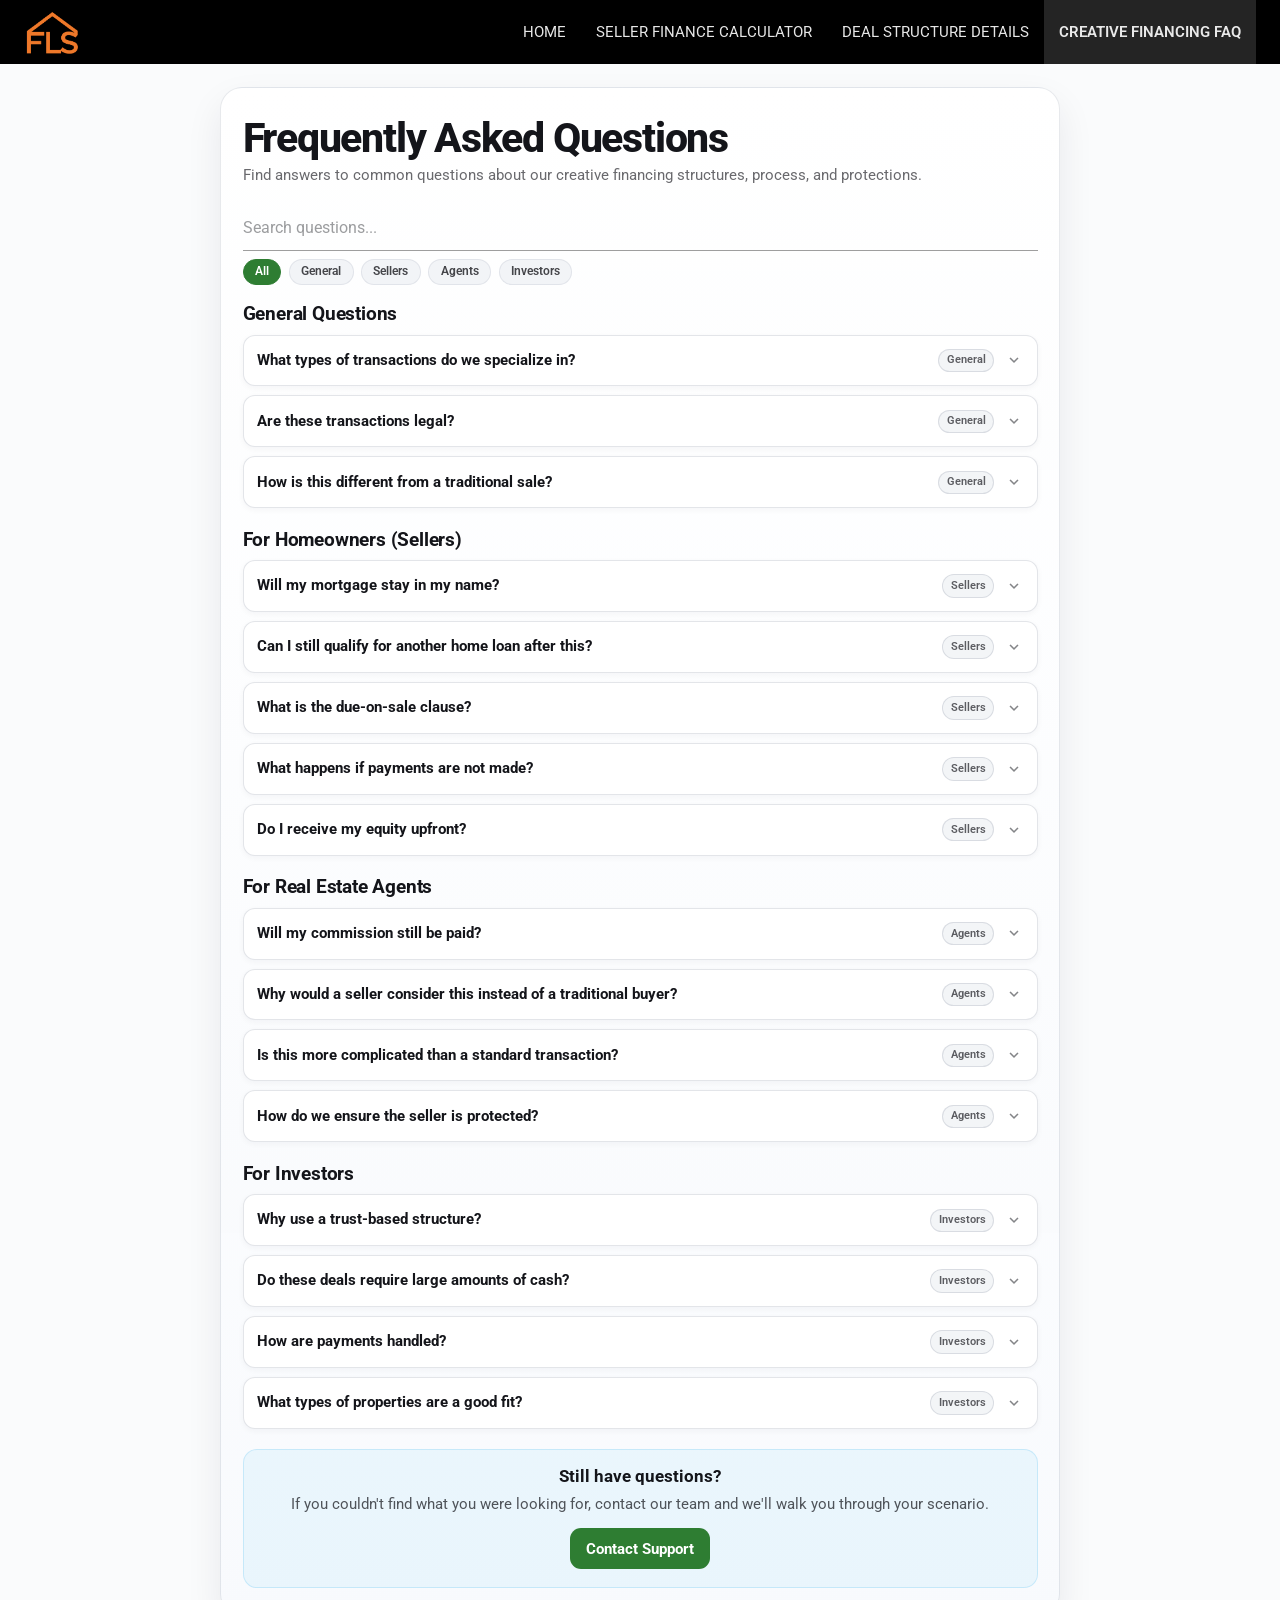
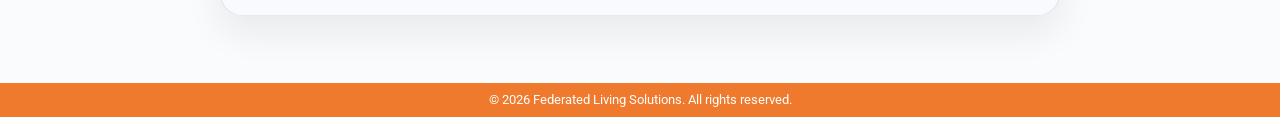
<file: creative-financing-faq.html>
<!DOCTYPE html>
<html lang="en">
<head>
  <!-- Google tag (gtag.js) -->
  <script async src="https://www.googletagmanager.com/gtag/js?id=G-F6XW1SRNF2"></script>
  <script>
    window.dataLayer = window.dataLayer || [];
    function gtag(){dataLayer.push(arguments);}
    gtag('js', new Date());

    gtag('config', 'G-F6XW1SRNF2');
  </script>
  <meta charset="UTF-8">
  <meta name="viewport" content="width=device-width, initial-scale=1.0">
  <title>Creative Financing FAQ | Federated Living Solutions</title>
  <link rel="icon" href="images/favicon.png" type="image/png">
  <link rel="apple-touch-icon" href="images/favicon.png">
  <link href="https://fonts.googleapis.com/icon?family=Material+Icons" rel="stylesheet">
  <link href="https://fonts.googleapis.com/css2?family=Roboto:wght@400;500;600;700&display=swap" rel="stylesheet">
  <link rel="stylesheet" href="https://cdnjs.cloudflare.com/ajax/libs/materialize/1.0.0/css/materialize.min.css">
  <link rel="stylesheet" href="style.css">
</head>
<body class="subpage-body">
  <header>
    <nav class="nav-extended fls-nav">
      <div class="nav-wrapper nav-full-width">
        <a href="/" class="brand-logo">
          <img src="images/logo_design_only.png" alt="Federated Living Solutions" class="nav-logo">
        </a>
        <a href="#" data-target="mobile-nav" class="sidenav-trigger"><i class="material-icons">menu</i></a>
        <ul id="nav-mobile" class="right hide-on-med-and-down">
          <li><a href="/">Home</a></li>
          <li><a href="/seller-finance-offer-value-calculator">Seller finance calculator</a></li>
          <li><a href="/deal-structure-details">Deal structure details</a></li>
          <li><a href="/creative-financing-faq" class="active">Creative financing FAQ</a></li>
        </ul>
      </div>
    </nav>
    <ul class="sidenav" id="mobile-nav">
      <li><a href="/">Home</a></li>
      <li><a href="/seller-finance-offer-value-calculator">Seller finance calculator</a></li>
      <li><a href="/deal-structure-details">Deal structure details</a></li>
      <li><a href="/creative-financing-faq" class="active">Creative financing FAQ</a></li>
    </ul>
  </header>

  <main class="subpage-main faq-page">
    <div class="container faq-container">
      <section class="faq-shell">
        <h1 class="subpage-title faq-title">Frequently Asked Questions</h1>
        <p class="faq-subtitle">
          Find answers to common questions about our creative financing structures, process, and protections.
        </p>

        <input
          id="faqSearch"
          class="faq-search"
          type="text"
          placeholder="Search questions..."
          autocomplete="off"
        />

        <div class="faq-chip-row" role="tablist" aria-label="Filter FAQ category">
          <button class="faq-chip is-active" data-filter="All" type="button">All</button>
          <button class="faq-chip" data-filter="General" type="button">General</button>
          <button class="faq-chip" data-filter="Sellers" type="button">Sellers</button>
          <button class="faq-chip" data-filter="Agents" type="button">Agents</button>
          <button class="faq-chip" data-filter="Investors" type="button">Investors</button>
        </div>

        <section id="faq-general" class="faq-group">
          <h2 class="faq-group-title">General Questions</h2>

          <details class="faq-item" data-tag="General">
            <summary>
              <span class="faq-question">What types of transactions do we specialize in?</span>
              <span class="faq-tag">General</span>
            </summary>
            <div class="faq-answer">
              We specialize in three primary structures: seller financing, the Mortgage Takeover Trust Acquisition Method,
              and hybrid structures that combine both. Each is designed to create flexible, clearly documented solutions
              that can benefit all parties involved.
            </div>
          </details>

          <details class="faq-item" data-tag="General">
            <summary>
              <span class="faq-question">Are these transactions legal?</span>
              <span class="faq-tag">General</span>
            </summary>
            <div class="faq-answer">
              Yes. These transactions are legal and commonly used in real estate. We structure all agreements with proper
              documentation and in alignment with established lending practices. We also encourage all parties to seek
              independent legal and financial advice before proceeding.
            </div>
          </details>

          <details class="faq-item" data-tag="General">
            <summary>
              <span class="faq-question">How is this different from a traditional sale?</span>
              <span class="faq-tag">General</span>
            </summary>
            <div class="faq-answer">
              A traditional sale typically requires a buyer to obtain a new loan and pay off the seller's existing
              mortgage at closing. Our approach allows for more flexibility by structuring terms that may avoid immediate
              payoff while still maintaining clear agreements and defined responsibilities.
            </div>
          </details>
        </section>

        <section id="faq-sellers" class="faq-group">
          <h2 class="faq-group-title">For Homeowners (Sellers)</h2>

          <details class="faq-item" data-tag="Sellers">
            <summary>
              <span class="faq-question">Will my mortgage stay in my name?</span>
              <span class="faq-tag">Sellers</span>
            </summary>
            <div class="faq-answer">
              In certain structures, including the Mortgage Takeover Trust Acquisition Method, the existing mortgage may
              remain in your name. However, responsibility for making payments is clearly defined and transferred through
              documented agreements.
            </div>
          </details>

          <details class="faq-item" data-tag="Sellers">
            <summary>
              <span class="faq-question">Can I still qualify for another home loan after this?</span>
              <span class="faq-tag">Sellers</span>
            </summary>
            <div class="faq-answer">
              In many cases, yes. With proper documentation (such as a lease agreement and proof of rental income),
              lenders may allow rental income to offset your existing mortgage when qualifying for a new loan, even
              without prior rental history.
            </div>
          </details>

          <details class="faq-item" data-tag="Sellers">
            <summary>
              <span class="faq-question">What is the due-on-sale clause?</span>
              <span class="faq-tag">Sellers</span>
            </summary>
            <div class="faq-answer">
              Most mortgages contain a due-on-sale clause, giving the lender the right to call the loan due if ownership
              changes. While this clause exists, these transactions are structured with an understanding of how lenders
              typically evaluate performing loans and documented agreements.
            </div>
          </details>

          <details class="faq-item" data-tag="Sellers">
            <summary>
              <span class="faq-question">What happens if payments are not made?</span>
              <span class="faq-tag">Sellers</span>
            </summary>
            <div class="faq-answer">
              Agreements clearly define responsibilities and protections. As with any transaction, risk exists. Our
              structures are designed to mitigate them through documentation and controls. If a payment is missed, a deed
              in lieu of foreclosure can be used based on the governing agreement.
            </div>
          </details>

          <details class="faq-item" data-tag="Sellers">
            <summary>
              <span class="faq-question">Do I receive my equity upfront?</span>
              <span class="faq-tag">Sellers</span>
            </summary>
            <div class="faq-answer">
              It depends on structure. Some transactions provide partial upfront proceeds, while others distribute equity
              over time through structured payments.
            </div>
          </details>
        </section>

        <section id="faq-agents" class="faq-group">
          <h2 class="faq-group-title">For Real Estate Agents</h2>

          <details class="faq-item" data-tag="Agents">
            <summary>
              <span class="faq-question">Will my commission still be paid?</span>
              <span class="faq-tag">Agents</span>
            </summary>
            <div class="faq-answer">
              Yes. Commissions are preserved and paid according to agreed transaction terms, consistent with standard
              deal documentation.
            </div>
          </details>

          <details class="faq-item" data-tag="Agents">
            <summary>
              <span class="faq-question">Why would a seller consider this instead of a traditional buyer?</span>
              <span class="faq-tag">Agents</span>
            </summary>
            <div class="faq-answer">
              These structures can help when a property is not attracting strong traditional offers, when maximizing price
              is important, or when flexibility in timing and payments is a priority.
            </div>
          </details>

          <details class="faq-item" data-tag="Agents">
            <summary>
              <span class="faq-question">Is this more complicated than a standard transaction?</span>
              <span class="faq-tag">Agents</span>
            </summary>
            <div class="faq-answer">
              It can be different, but not necessarily more complicated. The primary difference is structure. We manage
              communication, documentation, and coordination to keep all parties aligned.
            </div>
          </details>

          <details class="faq-item" data-tag="Agents">
            <summary>
              <span class="faq-question">How do we ensure the seller is protected?</span>
              <span class="faq-tag">Agents</span>
            </summary>
            <div class="faq-answer">
              We use clear documentation, defined roles, and trust-based oversight where applicable. Independent legal and
              financial review is encouraged so parties fully understand the agreement before closing.
            </div>
          </details>
        </section>

        <section id="faq-investors" class="faq-group">
          <h2 class="faq-group-title">For Investors</h2>

          <details class="faq-item" data-tag="Investors">
            <summary>
              <span class="faq-question">Why use a trust-based structure?</span>
              <span class="faq-tag">Investors</span>
            </summary>
            <div class="faq-answer">
              A trust-based structure provides organization, documentation, and clear role definition. It can also align
              with how lenders verify ownership interests and borrower eligibility.
            </div>
          </details>

          <details class="faq-item" data-tag="Investors">
            <summary>
              <span class="faq-question">Do these deals require large amounts of cash?</span>
              <span class="faq-tag">Investors</span>
            </summary>
            <div class="faq-answer">
              Not always. Many structures are designed to reduce reliance on traditional financing and can be tailored to
              lower upfront capital requirements, depending on the deal.
            </div>
          </details>

          <details class="faq-item" data-tag="Investors">
            <summary>
              <span class="faq-question">How are payments handled?</span>
              <span class="faq-tag">Investors</span>
            </summary>
            <div class="faq-answer">
              Payment structures are deal-specific but clearly defined in writing. Payments may go directly to the seller,
              toward an existing mortgage, or both.
            </div>
          </details>

          <details class="faq-item" data-tag="Investors">
            <summary>
              <span class="faq-question">What types of properties are a good fit?</span>
              <span class="faq-tag">Investors</span>
            </summary>
            <div class="faq-answer">
              These structures are often suitable for properties with existing financing, properties with equity, and
              situations where flexibility is needed to reach an agreement.
            </div>
          </details>
        </section>

        <section class="faq-support">
          <h3>Still have questions?</h3>
          <p>
            If you couldn't find what you were looking for, contact our team and we'll walk you through your scenario.
          </p>
          <a href="mailto:paul@federatedlivingsolutions.com" class="faq-support-btn">Contact Support</a>
        </section>
      </section>
    </div>
  </main>

  <footer class="page-footer fls-primary">
    <div class="container">
      <div class="row">
        <div class="col s12">
          <p class="white-text">&copy; 2026 Federated Living Solutions. All rights reserved.</p>
        </div>
      </div>
    </div>
  </footer>

  <script src="https://cdnjs.cloudflare.com/ajax/libs/materialize/1.0.0/js/materialize.min.js"></script>
  <script>
    document.addEventListener('DOMContentLoaded', function() {
      M.Sidenav.init(document.querySelectorAll('.sidenav'), {});

      var searchInput = document.getElementById('faqSearch');
      var chips = Array.from(document.querySelectorAll('.faq-chip'));
      var items = Array.from(document.querySelectorAll('.faq-item'));
      var groups = Array.from(document.querySelectorAll('.faq-group'));
      var currentFilter = 'All';

      function normalize(text) {
        return String(text || '').toLowerCase().trim();
      }

      function updateFaq() {
        var query = normalize(searchInput ? searchInput.value : '');

        items.forEach(function (item) {
          var tag = item.getAttribute('data-tag') || '';
          var text = normalize(item.textContent);
          var matchesFilter = currentFilter === 'All' || tag === currentFilter;
          var matchesQuery = !query || text.indexOf(query) !== -1;
          item.style.display = matchesFilter && matchesQuery ? '' : 'none';
          if (!(matchesFilter && matchesQuery)) {
            item.removeAttribute('open');
          }
        });

        groups.forEach(function (group) {
          var hasVisible = Array.from(group.querySelectorAll('.faq-item')).some(function (item) {
            return item.style.display !== 'none';
          });
          group.style.display = hasVisible ? '' : 'none';
        });
      }

      if (searchInput) {
        searchInput.addEventListener('input', updateFaq);
      }

      chips.forEach(function (chip) {
        chip.addEventListener('click', function () {
          currentFilter = chip.getAttribute('data-filter') || 'All';
          chips.forEach(function (c) {
            c.classList.toggle('is-active', c === chip);
          });
          updateFaq();
        });
      });

      updateFaq();
    });
  </script>
</body>
</html>
</file>
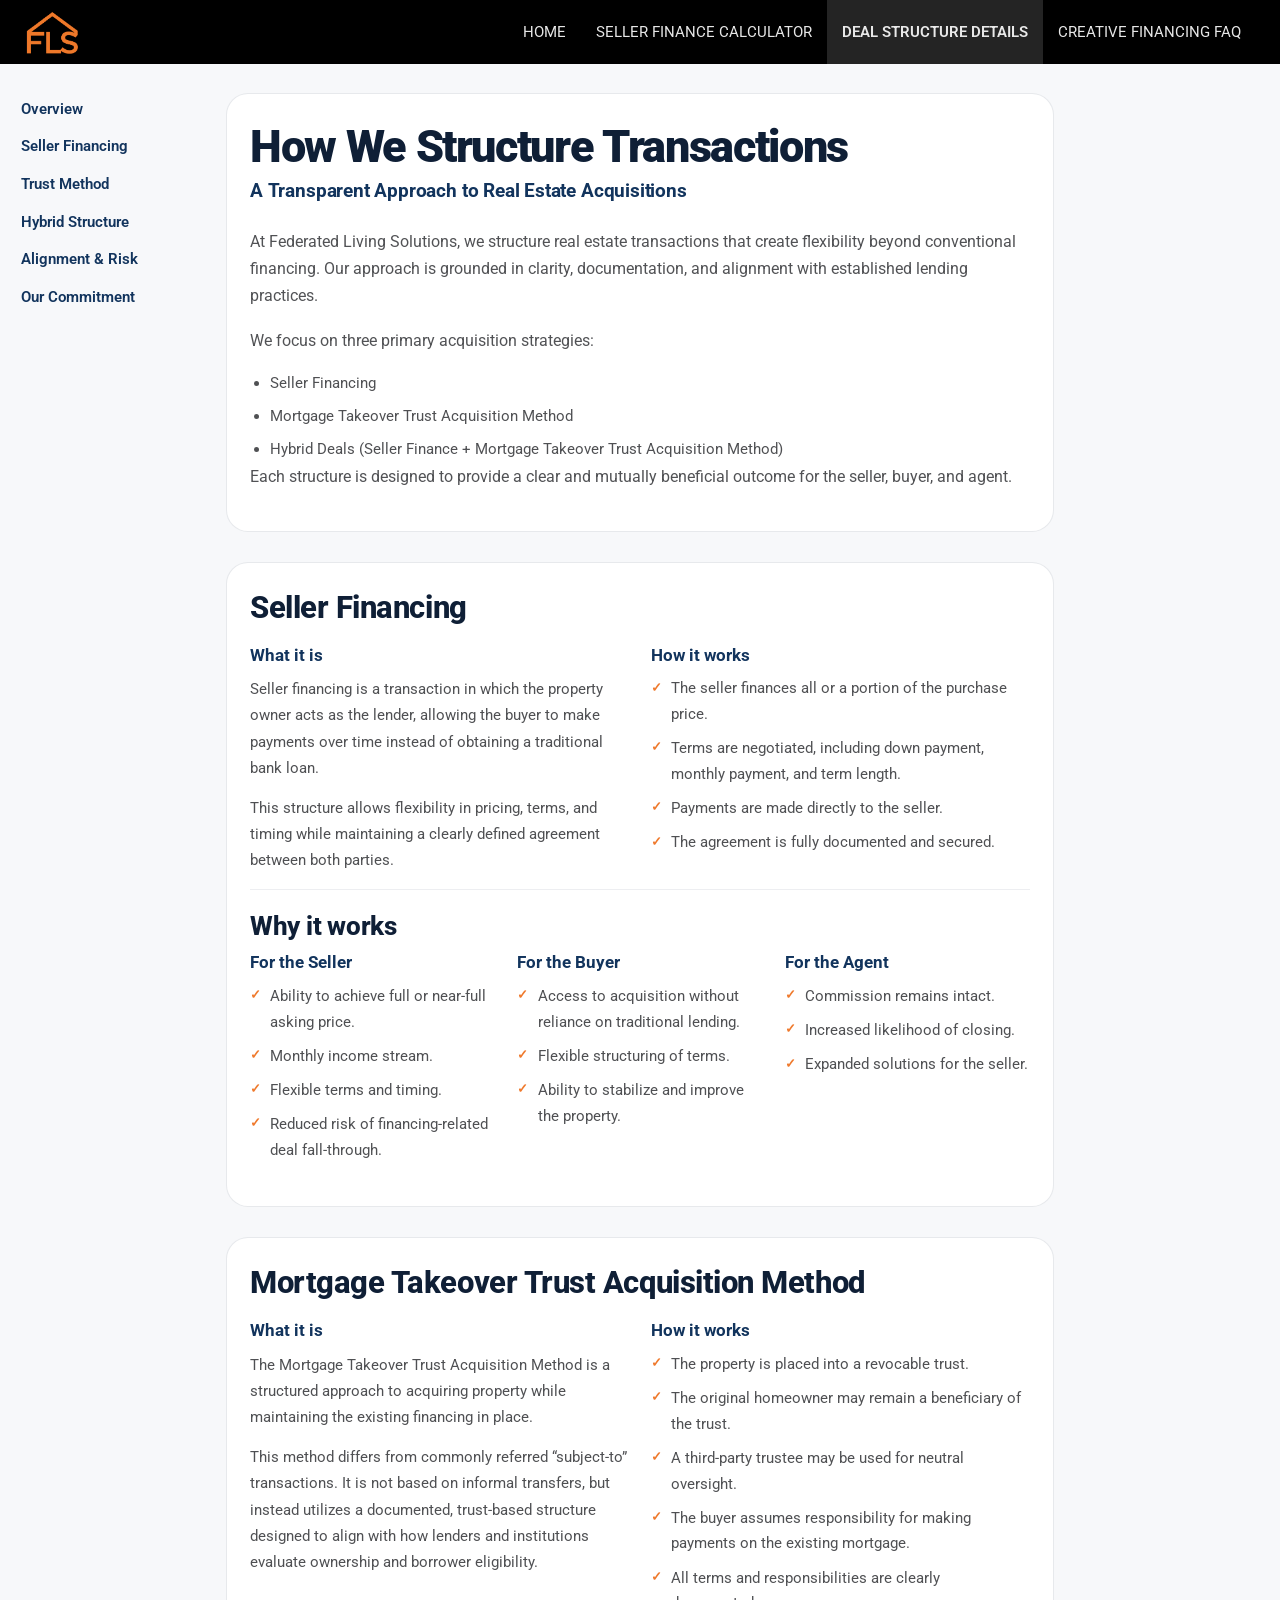
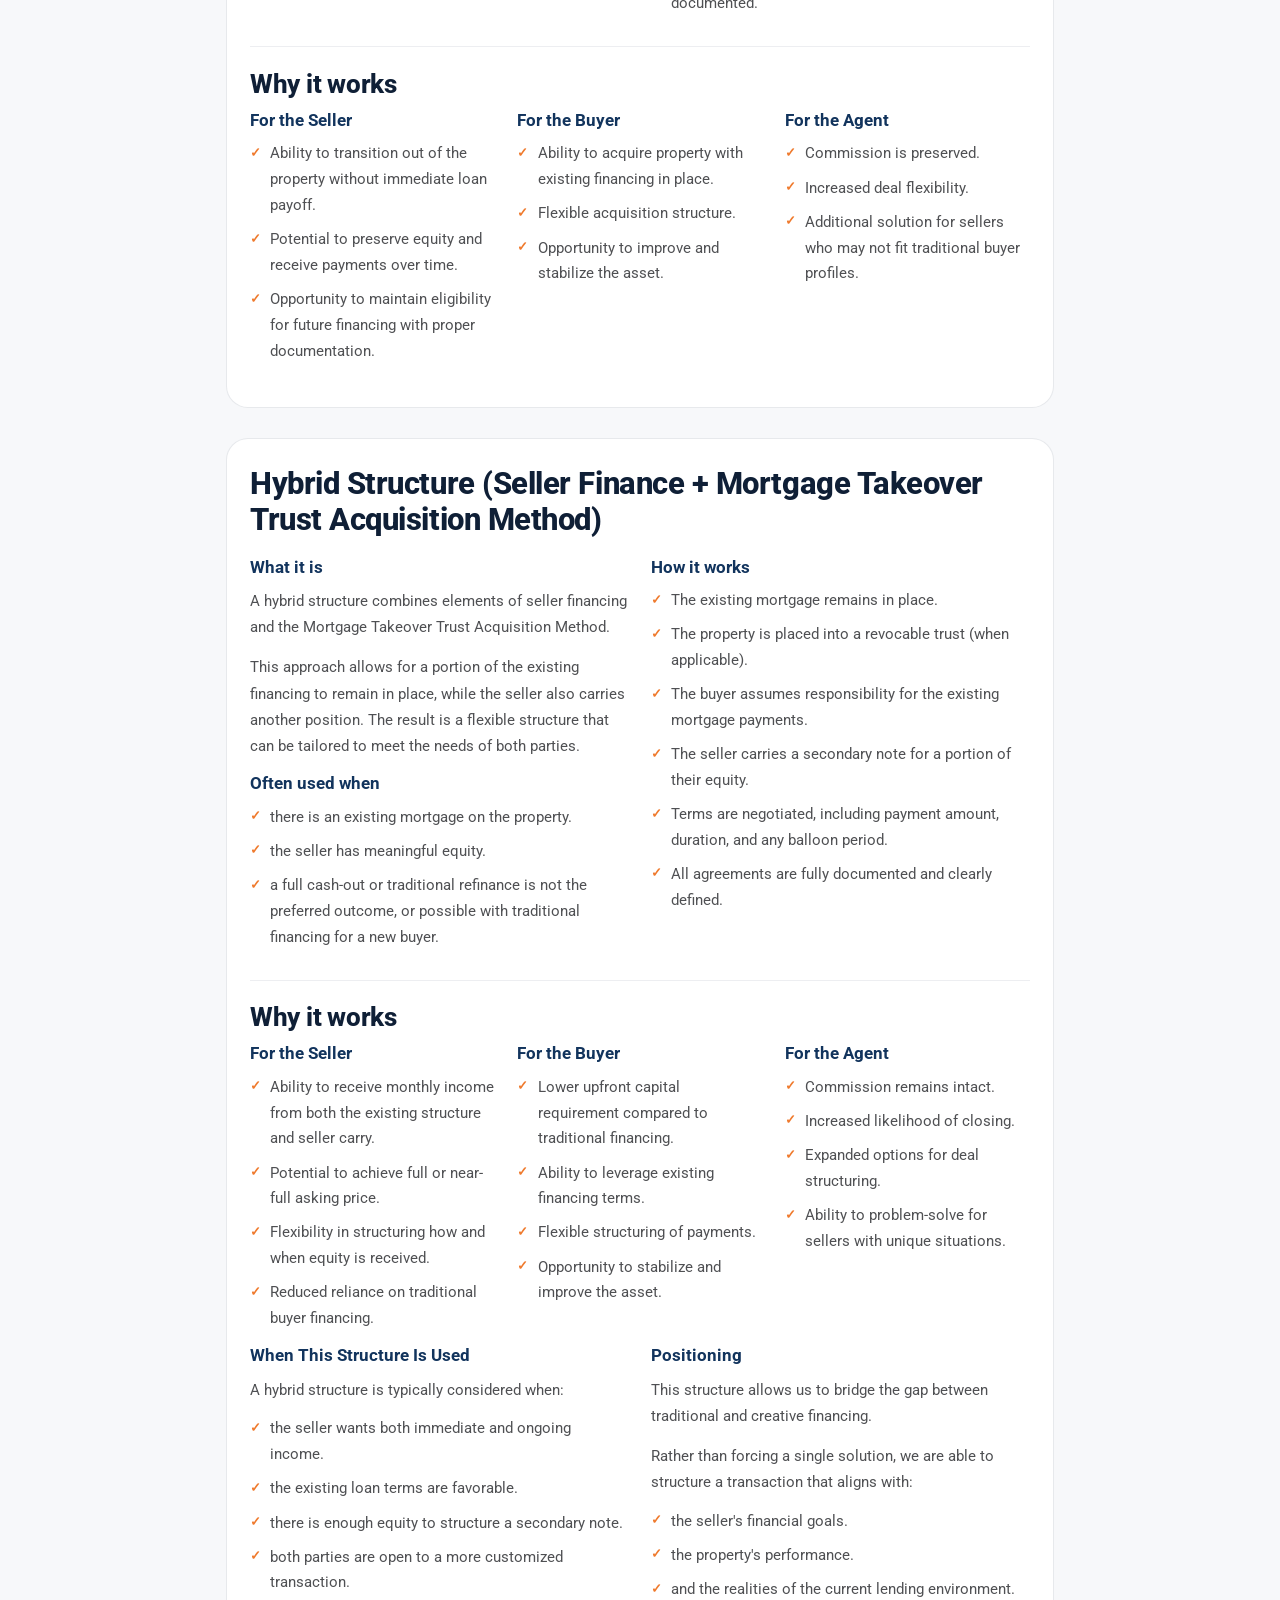
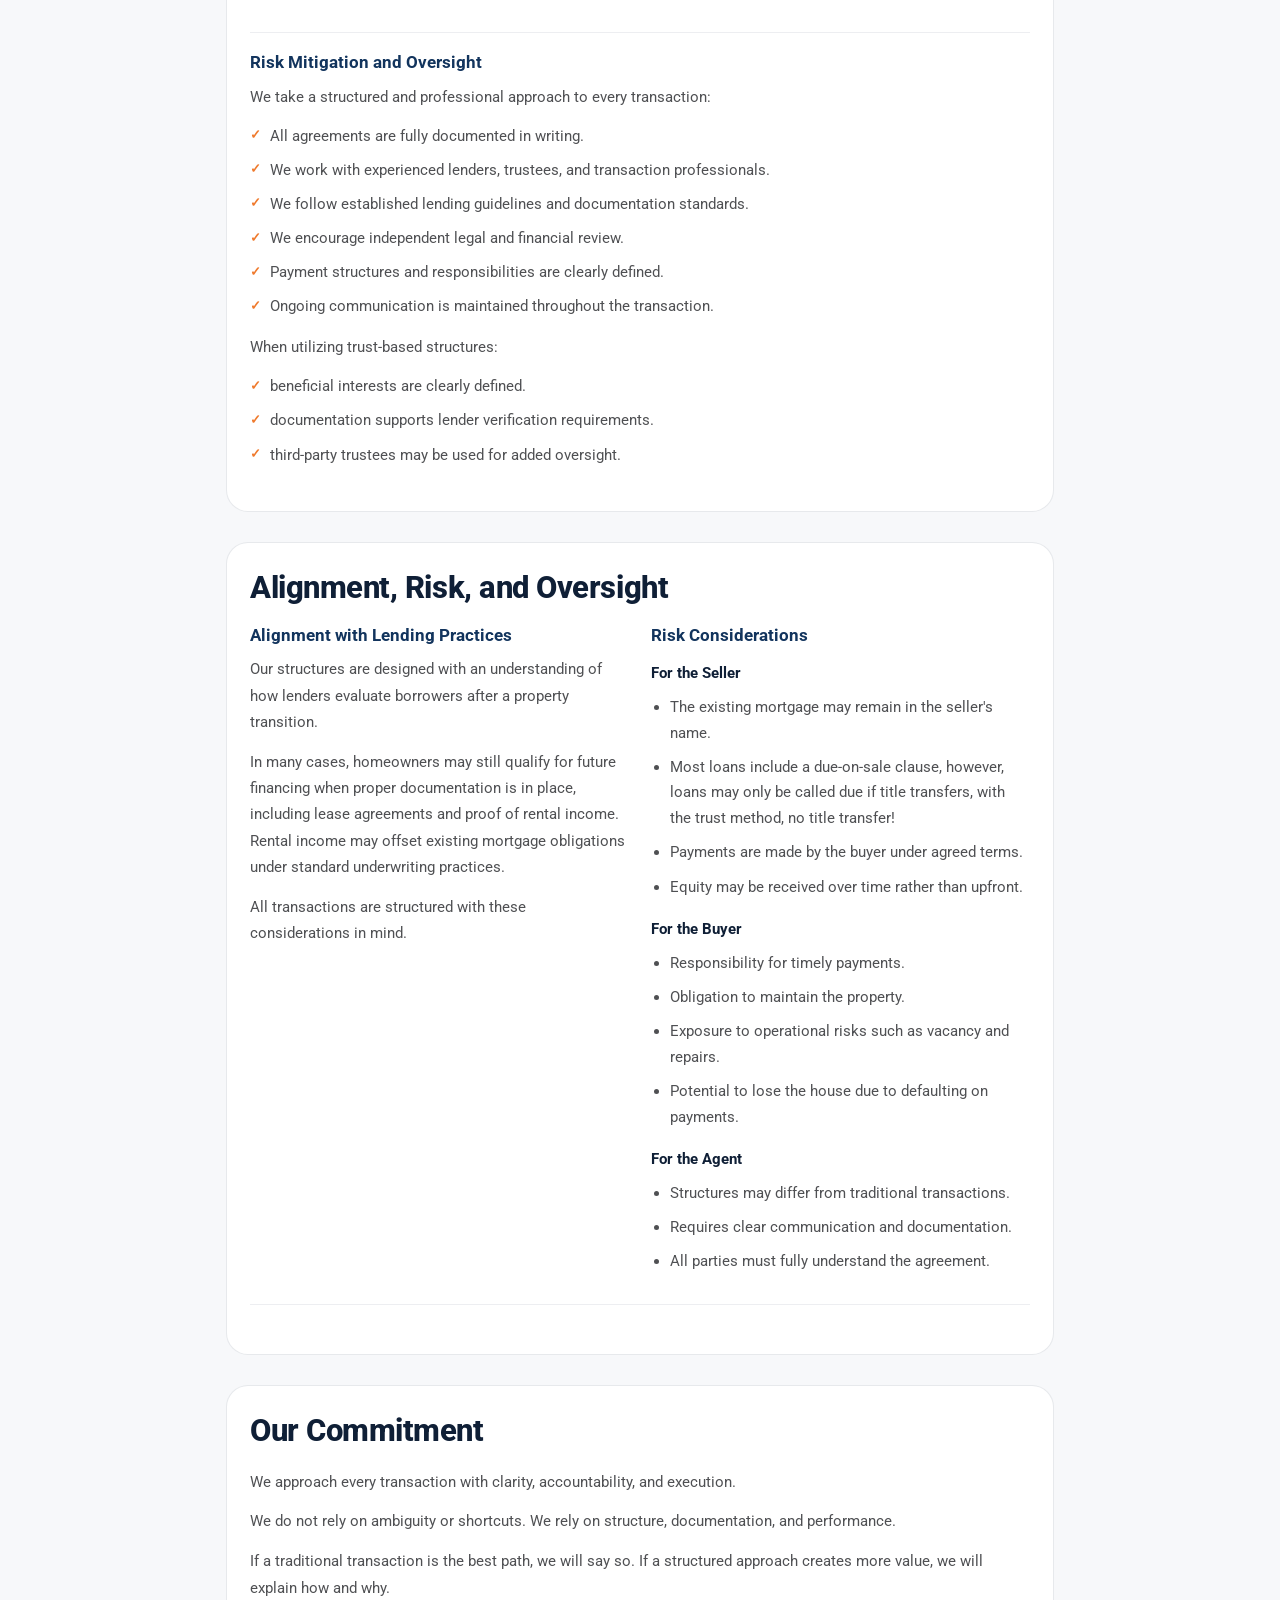
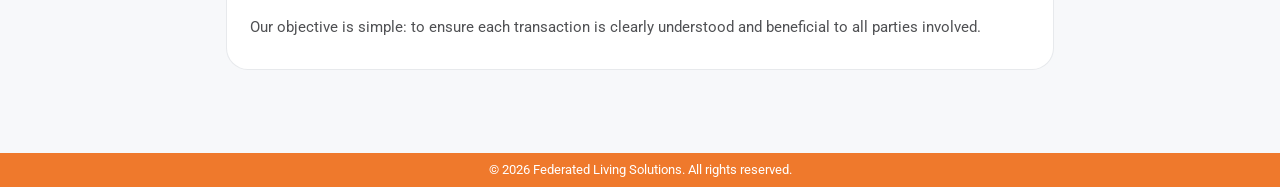
<file: deal-structure-details.html>
<!DOCTYPE html>
<html lang="en">
<head>
  <!-- Google tag (gtag.js) -->
  <script async src="https://www.googletagmanager.com/gtag/js?id=G-F6XW1SRNF2"></script>
  <script>
    window.dataLayer = window.dataLayer || [];
    function gtag(){dataLayer.push(arguments);}
    gtag('js', new Date());

    gtag('config', 'G-F6XW1SRNF2');
  </script>
  <meta charset="UTF-8">
  <meta name="viewport" content="width=device-width, initial-scale=1.0">
  <title>Deal Structure Details | Federated Living Solutions</title>
  <link rel="icon" href="images/favicon.png" type="image/png">
  <link rel="apple-touch-icon" href="images/favicon.png">
  <link href="https://fonts.googleapis.com/icon?family=Material+Icons" rel="stylesheet">
  <link href="https://fonts.googleapis.com/css2?family=Roboto:wght@400;500;600;700&display=swap" rel="stylesheet">
  <link rel="stylesheet" href="https://cdnjs.cloudflare.com/ajax/libs/materialize/1.0.0/css/materialize.min.css">
  <link rel="stylesheet" href="style.css">
</head>
<body class="subpage-body">
  <header>
    <nav class="nav-extended fls-nav">
      <div class="nav-wrapper nav-full-width">
        <a href="/" class="brand-logo">
          <img src="images/logo_design_only.png" alt="Federated Living Solutions" class="nav-logo">
        </a>
        <a href="#" data-target="mobile-nav" class="sidenav-trigger"><i class="material-icons">menu</i></a>
        <ul id="nav-mobile" class="right hide-on-med-and-down">
          <li><a href="/">Home</a></li>
          <li><a href="/seller-finance-offer-value-calculator">Seller finance calculator</a></li>
          <li><a href="/deal-structure-details" class="active">Deal structure details</a></li>
          <li><a href="/creative-financing-faq">Creative financing FAQ</a></li>
        </ul>
      </div>
    </nav>
    <ul class="sidenav" id="mobile-nav">
      <li><a href="/">Home</a></li>
      <li><a href="/seller-finance-offer-value-calculator">Seller finance calculator</a></li>
      <li><a href="/deal-structure-details" class="active">Deal structure details</a></li>
      <li><a href="/creative-financing-faq">Creative financing FAQ</a></li>
    </ul>
  </header>

  <main class="subpage-main dsd-page">
    <div class="container dsd-container">
      <div class="dsd-layout">
        <nav class="dsd-quicklinks" aria-label="Deal structure quick links">
          <a href="#dsd-overview" class="dsd-quicklink">Overview</a>
          <a href="#dsd-seller-financing" class="dsd-quicklink">Seller Financing</a>
          <a href="#dsd-mortgage-trust" class="dsd-quicklink">Trust Method</a>
          <a href="#dsd-hybrid" class="dsd-quicklink">Hybrid Structure</a>
          <a href="#dsd-alignment-risk" class="dsd-quicklink">Alignment & Risk</a>
          <a href="#dsd-commitment" class="dsd-quicklink">Our Commitment</a>
        </nav>

        <div class="dsd-main-content">
      <section id="dsd-overview" class="dsd-hero">
        <h1 class="subpage-title dsd-title">How We Structure Transactions</h1>
        <p class="dsd-subtitle">A Transparent Approach to Real Estate Acquisitions</p>
        <p class="dsd-intro">
          At Federated Living Solutions, we structure real estate transactions that create flexibility beyond
          conventional financing. Our approach is grounded in clarity, documentation, and alignment with established
          lending practices.
        </p>
        <p class="dsd-intro">
          We focus on three primary acquisition strategies:
        </p>
        <ul class="browser-default dsd-list">
          <li>Seller Financing</li>
          <li>Mortgage Takeover Trust Acquisition Method</li>
          <li>Hybrid Deals (Seller Finance + Mortgage Takeover Trust Acquisition Method)</li>
        </ul>
        <p class="dsd-intro">
          Each structure is designed to provide a clear and mutually beneficial outcome for the seller, buyer, and
          agent.
        </p>
      </section>

      <section id="dsd-seller-financing" class="dsd-section dsd-section--strategy">
        <h2 class="dsd-h2">Seller Financing</h2>
        <div class="dsd-card-grid">
          <article class="dsd-card">
            <h3 class="dsd-h3">What it is</h3>
            <p>
              Seller financing is a transaction in which the property owner acts as the lender, allowing the buyer to
              make payments over time instead of obtaining a traditional bank loan.
            </p>
            <p>
              This structure allows flexibility in pricing, terms, and timing while maintaining a clearly defined
              agreement between both parties.
            </p>
          </article>
          <article class="dsd-card">
            <h3 class="dsd-h3">How it works</h3>
            <ul class="browser-default dsd-list">
              <li>The seller finances all or a portion of the purchase price.</li>
              <li>Terms are negotiated, including down payment, monthly payment, and term length.</li>
              <li>Payments are made directly to the seller.</li>
              <li>The agreement is fully documented and secured.</li>
            </ul>
          </article>
        </div>
        <h3 class="dsd-flow-title">Why it works</h3>
        <div class="dsd-adv-grid">
          <article class="dsd-card">
            <h3 class="dsd-h3">For the Seller</h3>
            <ul class="browser-default dsd-list">
              <li>Ability to achieve full or near-full asking price.</li>
              <li>Monthly income stream.</li>
              <li>Flexible terms and timing.</li>
              <li>Reduced risk of financing-related deal fall-through.</li>
            </ul>
          </article>
          <article class="dsd-card">
            <h3 class="dsd-h3">For the Buyer</h3>
            <ul class="browser-default dsd-list">
              <li>Access to acquisition without reliance on traditional lending.</li>
              <li>Flexible structuring of terms.</li>
              <li>Ability to stabilize and improve the property.</li>
            </ul>
          </article>
          <article class="dsd-card">
            <h3 class="dsd-h3">For the Agent</h3>
            <ul class="browser-default dsd-list">
              <li>Commission remains intact.</li>
              <li>Increased likelihood of closing.</li>
              <li>Expanded solutions for the seller.</li>
            </ul>
          </article>
        </div>
      </section>

      <section id="dsd-mortgage-trust" class="dsd-section dsd-section--strategy">
        <h2 class="dsd-h2">Mortgage Takeover Trust Acquisition Method</h2>
        <div class="dsd-card-grid">
          <article class="dsd-card">
            <h3 class="dsd-h3">What it is</h3>
            <p>
              The Mortgage Takeover Trust Acquisition Method is a structured approach to acquiring property while
              maintaining the existing financing in place.
            </p>
            <p>
              This method differs from commonly referred “subject-to” transactions. It is not based on informal
              transfers, but instead utilizes a documented, trust-based structure designed to align with how lenders and
              institutions evaluate ownership and borrower eligibility.
            </p>
          </article>
          <article class="dsd-card">
            <h3 class="dsd-h3">How it works</h3>
            <ul class="browser-default dsd-list">
              <li>The property is placed into a revocable trust.</li>
              <li>The original homeowner may remain a beneficiary of the trust.</li>
              <li>A third-party trustee may be used for neutral oversight.</li>
              <li>The buyer assumes responsibility for making payments on the existing mortgage.</li>
              <li>All terms and responsibilities are clearly documented.</li>
            </ul>
          </article>
        </div>
        <h3 class="dsd-flow-title">Why it works</h3>
        <div class="dsd-adv-grid">
          <article class="dsd-card">
            <h3 class="dsd-h3">For the Seller</h3>
            <ul class="browser-default dsd-list">
              <li>Ability to transition out of the property without immediate loan payoff.</li>
              <li>Potential to preserve equity and receive payments over time.</li>
              <li>Opportunity to maintain eligibility for future financing with proper documentation.</li>
            </ul>
          </article>
          <article class="dsd-card">
            <h3 class="dsd-h3">For the Buyer</h3>
            <ul class="browser-default dsd-list">
              <li>Ability to acquire property with existing financing in place.</li>
              <li>Flexible acquisition structure.</li>
              <li>Opportunity to improve and stabilize the asset.</li>
            </ul>
          </article>
          <article class="dsd-card">
            <h3 class="dsd-h3">For the Agent</h3>
            <ul class="browser-default dsd-list">
              <li>Commission is preserved.</li>
              <li>Increased deal flexibility.</li>
              <li>Additional solution for sellers who may not fit traditional buyer profiles.</li>
            </ul>
          </article>
        </div>
      </section>

      <section id="dsd-hybrid" class="dsd-section dsd-section--strategy">
        <h2 class="dsd-h2">Hybrid Structure (Seller Finance + Mortgage Takeover Trust Acquisition Method)</h2>
        <div class="dsd-card-grid">
          <article class="dsd-card">
            <h3 class="dsd-h3">What it is</h3>
            <p>
              A hybrid structure combines elements of seller financing and the Mortgage Takeover Trust Acquisition
              Method.
            </p>
            <p>
              This approach allows for a portion of the existing financing to remain in place, while the seller also
              carries another position. The result is a flexible structure that can be tailored to meet the needs of
              both parties.
            </p>
            <h3 class="dsd-h3 dsd-h3-tight">Often used when</h3>
            <ul class="browser-default dsd-list">
              <li>there is an existing mortgage on the property.</li>
              <li>the seller has meaningful equity.</li>
              <li>a full cash-out or traditional refinance is not the preferred outcome, or possible with traditional financing for a new buyer.</li>
            </ul>
          </article>
          <article class="dsd-card">
            <h3 class="dsd-h3">How it works</h3>
            <ul class="browser-default dsd-list">
              <li>The existing mortgage remains in place.</li>
              <li>The property is placed into a revocable trust (when applicable).</li>
              <li>The buyer assumes responsibility for the existing mortgage payments.</li>
              <li>The seller carries a secondary note for a portion of their equity.</li>
              <li>Terms are negotiated, including payment amount, duration, and any balloon period.</li>
              <li>All agreements are fully documented and clearly defined.</li>
            </ul>
          </article>
        </div>
        <h3 class="dsd-flow-title">Why it works</h3>
        <div class="dsd-adv-grid">
          <article class="dsd-card">
            <h3 class="dsd-h3">For the Seller</h3>
            <ul class="browser-default dsd-list">
              <li>Ability to receive monthly income from both the existing structure and seller carry.</li>
              <li>Potential to achieve full or near-full asking price.</li>
              <li>Flexibility in structuring how and when equity is received.</li>
              <li>Reduced reliance on traditional buyer financing.</li>
            </ul>
          </article>
          <article class="dsd-card">
            <h3 class="dsd-h3">For the Buyer</h3>
            <ul class="browser-default dsd-list">
              <li>Lower upfront capital requirement compared to traditional financing.</li>
              <li>Ability to leverage existing financing terms.</li>
              <li>Flexible structuring of payments.</li>
              <li>Opportunity to stabilize and improve the asset.</li>
            </ul>
          </article>
          <article class="dsd-card">
            <h3 class="dsd-h3">For the Agent</h3>
            <ul class="browser-default dsd-list">
              <li>Commission remains intact.</li>
              <li>Increased likelihood of closing.</li>
              <li>Expanded options for deal structuring.</li>
              <li>Ability to problem-solve for sellers with unique situations.</li>
            </ul>
          </article>
        </div>
        <div class="dsd-card-grid dsd-card-grid--extra">
          <article class="dsd-card">
            <h3 class="dsd-h3">When This Structure Is Used</h3>
            <p>A hybrid structure is typically considered when:</p>
            <ul class="browser-default dsd-list">
              <li>the seller wants both immediate and ongoing income.</li>
              <li>the existing loan terms are favorable.</li>
              <li>there is enough equity to structure a secondary note.</li>
              <li>both parties are open to a more customized transaction.</li>
            </ul>
          </article>
          <article class="dsd-card">
            <h3 class="dsd-h3">Positioning</h3>
            <p>
              This structure allows us to bridge the gap between traditional and creative financing.
            </p>
            <p>Rather than forcing a single solution, we are able to structure a transaction that aligns with:</p>
            <ul class="browser-default dsd-list">
              <li>the seller's financial goals.</li>
              <li>the property's performance.</li>
              <li>and the realities of the current lending environment.</li>
            </ul>
          </article>
        </div>
        <div class="dsd-card">
          <h3 class="dsd-h3">Risk Mitigation and Oversight</h3>
          <p>We take a structured and professional approach to every transaction:</p>
          <ul class="browser-default dsd-list">
            <li>All agreements are fully documented in writing.</li>
            <li>We work with experienced lenders, trustees, and transaction professionals.</li>
            <li>We follow established lending guidelines and documentation standards.</li>
            <li>We encourage independent legal and financial review.</li>
            <li>Payment structures and responsibilities are clearly defined.</li>
            <li>Ongoing communication is maintained throughout the transaction.</li>
          </ul>
          <p>When utilizing trust-based structures:</p>
          <ul class="browser-default dsd-list">
            <li>beneficial interests are clearly defined.</li>
            <li>documentation supports lender verification requirements.</li>
            <li>third-party trustees may be used for added oversight.</li>
          </ul>
        </div>
      </section>

      <section id="dsd-alignment-risk" class="dsd-section">
        <h2 class="dsd-h2">Alignment, Risk, and Oversight</h2>
        <div class="dsd-card-grid">
          <article class="dsd-card">
            <h3 class="dsd-h3">Alignment with Lending Practices</h3>
            <p>
              Our structures are designed with an understanding of how lenders evaluate borrowers after a property
              transition.
            </p>
            <p>
              In many cases, homeowners may still qualify for future financing when proper documentation is in place,
              including lease agreements and proof of rental income. Rental income may offset existing mortgage
              obligations under standard underwriting practices.
            </p>
            <p>All transactions are structured with these considerations in mind.</p>
          </article>
          <article class="dsd-card">
            <h3 class="dsd-h3">Risk Considerations</h3>
            <p class="dsd-label">For the Seller</p>
            <ul class="browser-default dsd-list">
              <li>The existing mortgage may remain in the seller's name.</li>
              <li>Most loans include a due-on-sale clause, however, loans may only be called due if title transfers, with the trust method, no title transfer!</li>
              <li>Payments are made by the buyer under agreed terms.</li>
              <li>Equity may be received over time rather than upfront.</li>
            </ul>
            <p class="dsd-label">For the Buyer</p>
            <ul class="browser-default dsd-list">
              <li>Responsibility for timely payments.</li>
              <li>Obligation to maintain the property.</li>
              <li>Exposure to operational risks such as vacancy and repairs.</li>
              <li>Potential to lose the house due to defaulting on payments.</li>
            </ul>
            <p class="dsd-label">For the Agent</p>
            <ul class="browser-default dsd-list">
              <li>Structures may differ from traditional transactions.</li>
              <li>Requires clear communication and documentation.</li>
              <li>All parties must fully understand the agreement.</li>
            </ul>
          </article>
        </div>
      </section>

      <section id="dsd-commitment" class="dsd-section dsd-section-last">
        <h2 class="dsd-h2">Our Commitment</h2>
        <div class="dsd-card">
          <p>
            We approach every transaction with clarity, accountability, and execution.
          </p>
          <p>
            We do not rely on ambiguity or shortcuts.
            We rely on structure, documentation, and performance.
          </p>
          <p>
            If a traditional transaction is the best path, we will say so.
            If a structured approach creates more value, we will explain how and why.
          </p>
          <p>
            Our objective is simple:
            to ensure each transaction is clearly understood and beneficial to all parties involved.
          </p>
        </div>
      </section>
      </div>
      </div>
    </div>
  </main>

  <footer class="page-footer fls-primary">
    <div class="container">
      <div class="row">
        <div class="col s12">
          <p class="white-text">&copy; 2026 Federated Living Solutions. All rights reserved.</p>
        </div>
      </div>
    </div>
  </footer>

  <script src="https://cdnjs.cloudflare.com/ajax/libs/materialize/1.0.0/js/materialize.min.js"></script>
  <script>
    document.addEventListener('DOMContentLoaded', function() {
      M.Sidenav.init(document.querySelectorAll('.sidenav'), {});
    });
  </script>
</body>
</html>
</file>
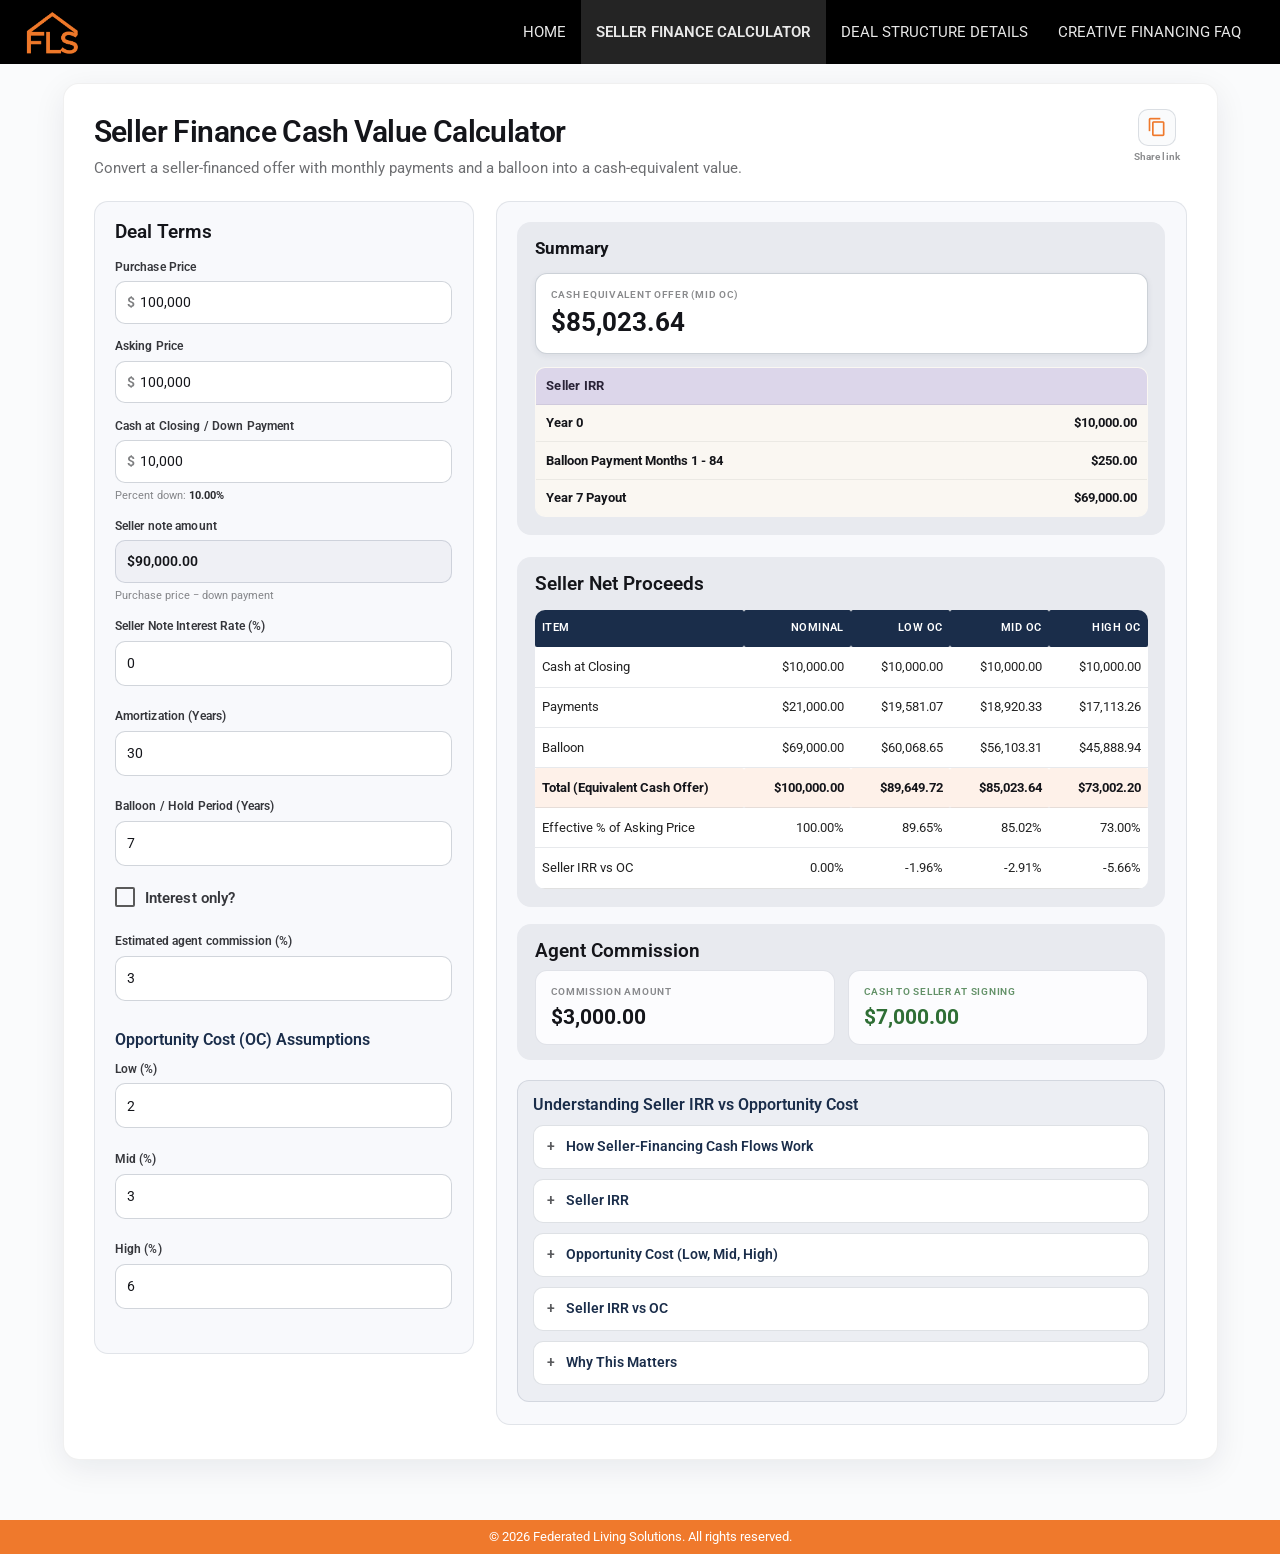
<file: seller-finance-offer-value-calculator.html>
<!DOCTYPE html>
<html lang="en">
<head>
  <!-- Google tag (gtag.js) -->
  <script async src="https://www.googletagmanager.com/gtag/js?id=G-F6XW1SRNF2"></script>
  <script>
    window.dataLayer = window.dataLayer || [];
    function gtag(){dataLayer.push(arguments);}
    gtag('js', new Date());

    gtag('config', 'G-F6XW1SRNF2');
  </script>
  <meta charset="UTF-8">
  <meta name="viewport" content="width=device-width, initial-scale=1.0">
  <title>Seller Finance Cash Value Calculator | Federated Living Solutions</title>
  <link rel="icon" href="images/favicon.png" type="image/png">
  <link rel="apple-touch-icon" href="images/favicon.png">
  <link href="https://fonts.googleapis.com/icon?family=Material+Icons" rel="stylesheet">
  <link href="https://fonts.googleapis.com/css2?family=Roboto:wght@400;500;600;700&display=swap" rel="stylesheet">
  <link rel="stylesheet" href="https://cdnjs.cloudflare.com/ajax/libs/materialize/1.0.0/css/materialize.min.css">
  <link rel="stylesheet" href="style.css">
</head>
<body class="subpage-body">
  <header>
    <nav class="nav-extended fls-nav">
      <div class="nav-wrapper nav-full-width">
        <a href="/" class="brand-logo">
          <img src="images/logo_design_only.png" alt="Federated Living Solutions" class="nav-logo">
        </a>
        <a href="#" data-target="mobile-nav" class="sidenav-trigger"><i class="material-icons">menu</i></a>
        <ul id="nav-mobile" class="right hide-on-med-and-down">
          <li><a href="/">Home</a></li>
          <li><a href="/seller-finance-offer-value-calculator" class="active">Seller finance calculator</a></li>
          <li><a href="/deal-structure-details">Deal structure details</a></li>
          <li><a href="/creative-financing-faq">Creative financing FAQ</a></li>
        </ul>
      </div>
    </nav>
    <ul class="sidenav" id="mobile-nav">
      <li><a href="/">Home</a></li>
      <li><a href="/seller-finance-offer-value-calculator" class="active">Seller finance calculator</a></li>
      <li><a href="/deal-structure-details">Deal structure details</a></li>
      <li><a href="/creative-financing-faq">Creative financing FAQ</a></li>
    </ul>
  </header>

  <main class="subpage-main sf-calc-page">
    <div class="container sf-calc-container">
      <div class="sf-calc-card">
        <div class="sf-calc-card-header">
          <div class="sf-calc-card-header-top">
            <div class="sf-calc-card-header-text">
              <h1 class="sf-calc-title">Seller Finance Cash Value Calculator</h1>
              <p class="sf-calc-subtitle">
                Convert a seller-financed offer with monthly payments and a balloon into a
                cash-equivalent value.
              </p>
            </div>
            <div class="sf-calc-copy-wrap">
              <button
                type="button"
                class="sf-calc-copy-icon-btn"
                id="sfCopyShareLink"
                aria-label="Copy to clipboard: shareable link for this calculator"
                title="Copy link to share"
              >
                <i class="material-icons" aria-hidden="true">content_copy</i>
              </button>
              <span class="sf-calc-copy-label" aria-hidden="true">Share link</span>
              <p class="sf-calc-copy-feedback" id="sfCopyShareFeedback" hidden role="status" aria-live="polite"></p>
            </div>
          </div>
        </div>

        <div class="sf-calc-grid">
          <section class="sf-calc-panel" aria-labelledby="sf-inputs-heading">
            <h2 id="sf-inputs-heading" class="sf-calc-h2">Deal Terms</h2>

            <div class="sf-calc-field">
              <label for="purchasePrice">Purchase Price</label>
              <div class="sf-calc-input-with-prefix">
                <span class="sf-calc-input-prefix" aria-hidden="true">$</span>
                <input
                  id="purchasePrice"
                  type="text"
                  inputmode="decimal"
                  autocomplete="off"
                  data-money-step="100"
                  value="100000"
                />
              </div>
            </div>

            <div class="sf-calc-field">
              <label for="askingPrice">Asking Price</label>
              <div class="sf-calc-input-with-prefix">
                <span class="sf-calc-input-prefix" aria-hidden="true">$</span>
                <input
                  id="askingPrice"
                  type="text"
                  inputmode="decimal"
                  autocomplete="off"
                  data-money-step="100"
                  value="100000"
                />
              </div>
            </div>

            <div class="sf-calc-field">
              <label for="downPayment">Cash at Closing / Down Payment</label>
              <div class="sf-calc-input-with-prefix">
                <span class="sf-calc-input-prefix" aria-hidden="true">$</span>
                <input
                  id="downPayment"
                  type="text"
                  inputmode="decimal"
                  autocomplete="off"
                  data-money-step="100"
                  value="10000"
                />
              </div>
              <p class="sf-calc-readonly-hint">Percent down: <span id="downPercentDisplay">—</span></p>
            </div>




            <div class="sf-calc-field sf-calc-field--readonly">
              <span class="sf-calc-readonly-label">Seller note amount</span>
              <div class="sf-calc-readonly-value" id="sellerNoteAmountDisplay" aria-live="polite">—</div>
              <p class="sf-calc-readonly-hint">Purchase price − down payment</p>
            </div>

            <div class="sf-calc-field">
              <label for="annualInterestRate">Seller Note Interest Rate (%)</label>
              <input id="annualInterestRate" type="number" min="0" max="100" step="1" value="0" inputmode="numeric" />
            </div>

            <div class="sf-calc-field">
              <label for="amortizationYears">Amortization (Years)</label>
              <input id="amortizationYears" type="number" min="1" max="100" step="1" value="30" inputmode="numeric" />
            </div>

            <div class="sf-calc-field">
              <label for="balloonYears">Balloon / Hold Period (Years)</label>
              <input id="balloonYears" type="number" min="1" max="30" step="1" value="7" inputmode="numeric" />
            </div>

            <p id="sfAmortBalloonError" class="sf-calc-validation-error" role="alert" hidden>
              Amortization must be greater than or equal to the balloon / hold period.
            </p>

            <div class="sf-calc-field sf-calc-checkbox-field">
              <!-- Materialize expects input + span siblings; native input is hidden + pointer-events:none -->
              <label class="sf-calc-checkbox-material">
                <input id="interestOnly" type="checkbox" class="filled-in" />
                <span>Interest only?</span>
              </label>
            </div>


            <div class="sf-calc-field">
              <label for="agentCommissionPercent">Estimated agent commission (%)</label>
              <input
                id="agentCommissionPercent"
                type="number"
                min="0"
                max="100"
                step="1"
                value="3"
                inputmode="numeric"
              />
            </div>

            <h3 class="sf-calc-h3">Opportunity Cost (OC) Assumptions</h3>

            <div class="sf-calc-field">
              <label for="opportunityCostLow">Low (%)</label>
              <input id="opportunityCostLow" type="number" min="0" step="1" value="2" inputmode="numeric" />
            </div>

            <div class="sf-calc-field">
              <label for="opportunityCostMedium">Mid (%)</label>
              <input id="opportunityCostMedium" type="number" min="0" step="1" value="3" inputmode="numeric" />
            </div>

            <div class="sf-calc-field">
              <label for="opportunityCostHigh">High (%)</label>
              <input id="opportunityCostHigh" type="number" min="0" step="1" value="6" inputmode="numeric" />
            </div>
          </section>

          <section class="sf-calc-panel" aria-labelledby="sf-summary-heading">
            <div class="sf-calc-summary-block">
              <h2 id="sf-summary-heading" class="sf-calc-h2 sf-calc-h2--summary">Summary</h2>

              <div class="sf-calc-metric sf-calc-metric--full-width sf-calc-metric--mid-oc-offer">
                <div class="sf-calc-metric-label">Cash Equivalent Offer (Mid OC)</div>
                <div class="sf-calc-metric-value" id="cashEquivalentMidOcOut">—</div>
              </div>

              <div class="sf-calc-summary-irr-wrap">
                <table
                  class="sf-calc-summary-irr-table"
                  aria-label="Cash flows used for seller IRR"
                >
                  <thead>
                    <tr>
                      <th colspan="2">Seller IRR</th>
                    </tr>
                  </thead>
                  <tbody>
                    <tr>
                      <th scope="row">Year 0</th>
                      <td id="sfIrrCfYear0">—</td>
                    </tr>
                    <tr>
                      <th scope="row" id="sfIrrCfMonthsLabel">Balloon Payment Months 1 - 84</th>
                      <td id="sfIrrCfMonthly">—</td>
                    </tr>
                    <tr>
                      <th scope="row" id="sfIrrCfPayoutLabel">Year 7 Payout</th>
                      <td id="sfIrrCfBalloon">—</td>
                    </tr>
                  </tbody>
                </table>
              </div>
            </div>

            <div class="sf-calc-section-block">
              <h2 class="sf-calc-h2">Seller Net Proceeds</h2>

              <div class="sf-calc-table-wrap">
                <table class="sf-calc-table">
                  <thead>
                    <tr>
                      <th scope="col">Item</th>
                      <th scope="col">Nominal</th>
                      <th scope="col">Low OC</th>
                      <th scope="col">Mid OC</th>
                      <th scope="col">High OC</th>
                    </tr>
                  </thead>
                  <tbody>
                    <tr>
                      <td>Cash at Closing</td>
                      <td id="nominalCashAtClosing">—</td>
                      <td id="lowCashAtClosing">—</td>
                      <td id="midCashAtClosing">—</td>
                      <td id="highCashAtClosing">—</td>
                    </tr>
                    <tr>
                      <td>Payments</td>
                      <td id="nominalPayments">—</td>
                      <td id="lowPayments">—</td>
                      <td id="midPayments">—</td>
                      <td id="highPayments">—</td>
                    </tr>
                    <tr>
                      <td>Balloon</td>
                      <td id="nominalBalloon">—</td>
                      <td id="lowBalloon">—</td>
                      <td id="midBalloon">—</td>
                      <td id="highBalloon">—</td>
                    </tr>
                    <tr class="sf-calc-total-row">
                      <td>Total (Equivalent Cash Offer)</td>
                      <td id="nominalTotal">—</td>
                      <td id="lowTotal">—</td>
                      <td id="midTotal">—</td>
                      <td id="highTotal">—</td>
                    </tr>
                    <tr>
                      <td>Effective % of Asking Price</td>
                      <td id="nominalPctOfAsk">—</td>
                      <td id="lowPctOfAsk">—</td>
                      <td id="midPctOfAsk">—</td>
                      <td id="highPctOfAsk">—</td>
                    </tr>
                    <tr>
                      <td>Seller IRR vs OC</td>
                      <td id="nominalSellerIrr">—</td>
                      <td id="lowSellerIrr">—</td>
                      <td id="midSellerIrr">—</td>
                      <td id="highSellerIrr">—</td>
                    </tr>
                  </tbody>
                </table>
              </div>
            </div>

            <div class="sf-calc-section-block sf-calc-section-block--compact">
              <h3 class="sf-calc-h2 sf-calc-h3--agent-commission">Agent Commission</h3>
              <div class="sf-calc-summary-grid sf-calc-summary-grid--agent-commission">
                <div class="sf-calc-metric">
                  <div class="sf-calc-metric-label">Commission Amount</div>
                  <div class="sf-calc-metric-value" id="commissionAmountOut">—</div>
                </div>
                <div class="sf-calc-metric sf-calc-metric--cash-to-seller">
                  <div class="sf-calc-metric-label">Cash to seller at signing</div>
                  <div class="sf-calc-metric-value" id="cashToSellerOut">—</div>
                </div>
              </div>
            </div>

            <div class="sf-calc-explainer" aria-labelledby="sf-irr-explainer-heading">
              <h3 id="sf-irr-explainer-heading" class="sf-calc-h3 sf-calc-h3--tight">
                Understanding Seller IRR vs Opportunity Cost
              </h3>

              <details class="sf-calc-expander">
                <summary>How Seller-Financing Cash Flows Work</summary>
                <p>
                  With seller financing, the seller is effectively the lender on
                  the financed balance. Instead of receiving all cash at closing,
                  the seller receives:
                </p>
                <ul class="sf-calc-explainer-list browser-default">
                  <li>Cash at closing (down payment)</li>
                  <li>Monthly payments during the hold period (Balloon / Hold Period)</li>
                  <li>A balloon payoff at the end of the term (end of Balloon / Hold Period)</li>
                </ul>

              </details>

              <details class="sf-calc-expander">
                <summary>Seller IRR</summary>
                <p>
                  Seller Internal Rate of Return (IRR) is the annualized return the seller earns on the seller-financed balance (the portion of the purchase price paid over time).
                </p>
                <p>It reflects the return generated by:</p>
                <ul class="sf-calc-explainer-list browser-default">
                  <li>Monthly payments</li>
                  <li>The final balloon payoff</li>
                </ul>
                <p class="sf-calc-explainer-note">
                  Think of this like the yield on a private loan or bond.
                </p>
              </details>

              <details class="sf-calc-expander">
                <summary>Opportunity Cost (Low, Mid, High)</summary>
                <p>
                  The Opportunity Cost inputs represent what the seller might
                  reasonably expect to earn if they received cash today and
                  invested it elsewhere.
                </p>
                <p>
                  Because seller-financed offers pay part of the purchase price
                  over time, those future payments are worth slightly less than
                  cash received today. The calculator adjusts for this by
                  converting the monthly payments and balloon payoff into their
                  present value.
                </p>
                <p>
                  This allows the seller-financed offer to be compared directly to
                  a traditional cash offer today.
                </p>
                <p>
                  The three opportunity cost assumptions represent different
                  possible investment alternatives for the seller's money across a
                  spectrum of return expectations.
                </p>
                <ul class="sf-calc-explainer-list browser-default">
                  <li>
                    A practical range is often between <strong>1%</strong> and
                    <strong>6%+</strong>, depending on risk tolerance and
                    available alternatives.
                  </li>
                  <li>
                    Lower assumptions increase present value; higher assumptions
                    decrease present value.
                  </li>
                </ul>
                <p><strong>Example ranges:</strong></p>
                <ul class="sf-calc-explainer-list">
                  <li>
                    <strong>1%-2%</strong> might represent very low-risk
                    investments, such as:
                    <ul class="sf-calc-explainer-sublist browser-default">
                      <li>Treasury bills or high-yield savings</li>
                      <li>Certificates of deposit (CDs)</li>
                    </ul>
                  </li>
                  <li>
                    <strong>3%-4%</strong> might represent moderate return
                    expectations, such as:
                    <ul class="sf-calc-explainer-sublist browser-default">
                      <li>Conservative bond funds</li>
                      <li>Private lending at relatively low risk</li>
                    </ul>
                  </li>
                  <li>
                    <strong>6%+</strong> might represent higher return
                    expectations, such as:
                    <ul class="sf-calc-explainer-sublist browser-default">
                      <li>Real estate debt investments</li>
                      <li>Private lending or other income-focused investments</li>
                    </ul>
                  </li>
                </ul>
                <p>
                  By adjusting these assumptions, sellers and agents can see what
                  the seller-financed offer is worth today under different return
                  expectations.
                </p>
                <p class="sf-calc-explainer-note">
                  In short: "What cash offer today is equivalent to these future
                  payments?"
                </p>
              </details>

              <details class="sf-calc-expander">
                <summary>Seller IRR vs OC</summary>
                <p>
                  The last row compares the seller-financed return to each
                  opportunity cost assumption:
                </p>
                <ul class="sf-calc-explainer-list browser-default">
                  <li>
                    <strong>Positive</strong> → the seller-financed return is
                    higher than alternative investment at the given OC % assumption
                  </li>
                  <li>
                    <strong>Negative</strong> → the return is lower than 
                    alternative at the given OC % assumption
                  </li>
                </ul>
              </details>

              <details class="sf-calc-expander">
                <summary>Why This Matters</summary>
                <p>
                  Seller financing can often support a higher purchase price,
                  while allowing the seller to receive:
                </p>
                <ul class="sf-calc-explainer-list browser-default">
                  <li>Immediate cash at closing</li>
                  <li>Income during the hold period</li>
                  <li>A final balloon payoff</li>
                </ul>
                <p>
                  It can also reduce pressure for future price cuts by keeping the
                  headline price stronger while still giving the buyer terms that
                  improve affordability.
                </p>
                <ul class="sf-calc-explainer-list browser-default">
                  <li>
                    If buyer financing is tight, terms can sometimes preserve more
                    seller value than repeated listing price reductions.
                  </li>
                  <li>
                    Use <strong>Total (Equivalent Cash Offer)</strong> to compare
                    that structured offer directly against a clean cash offer.
                  </li>
                </ul>
                <p>
                  This calculator converts those future payments into a
                  cash-equivalent value, helping sellers and agents evaluate the
                  offer against a traditional cash sale.
                </p>
              </details>
            </div>
          </section>
        </div>
      </div>
    </div>
  </main>

  <footer class="page-footer fls-primary">
    <div class="container">
      <div class="row">
        <div class="col s12">
          <p class="white-text">&copy; 2026 Federated Living Solutions. All rights reserved.</p>
        </div>
      </div>
    </div>
  </footer>

  <script src="https://cdnjs.cloudflare.com/ajax/libs/materialize/1.0.0/js/materialize.min.js"></script>
  <script src="seller-finance.js"></script>
  <script>
    document.addEventListener('DOMContentLoaded', function() {
      M.Sidenav.init(document.querySelectorAll('.sidenav'), {});
    });
  </script>
</body>
</html>
</file>
<file: style.css>
/* Federated Living Solutions – orange theme & overrides */

:root {
  --primary: rgb(239, 121, 44);
  --primary-dark: rgb(210, 100, 35);
  --primary-light: rgba(239, 121, 44, 0.15);
  --house-blue: #1a2d4a;
  --house-sky: #c7d7e8;
  --house-sky-soft: #87b0dc;
}

html {
  scroll-behavior: smooth;
  overflow-x: hidden;
}

body {
  font-family: 'Roboto', sans-serif;
  background-color: #fafbfc;
  overflow-x: hidden;
}

/* Theme overrides */
.fls-primary {
  background-color: var(--primary) !important;
}

.fls-nav {
  background: #000 !important;
  border: none !important;
  box-shadow: none !important;
}

.fls-primary-text {
  color: var(--primary) !important;
}

.fls-btn {
  background-color: var(--primary) !important;
}

.fls-btn:hover {
  background-color: var(--primary-dark) !important;
}

/* Navbar */
header {
  position: fixed;
  top: 0;
  left: 0;
  right: 0;
  z-index: 1000;
  border: none;
  box-shadow: none;
}

nav {
  border: none !important;
  box-shadow: none !important;
}

main {
  padding-top: 64px;
  overflow-x: hidden;
}

/* Standalone pages (calculator, FAQ)
   Note: `main { padding-top: 64px }` is overridden if we use padding shorthand on .subpage-main—
   use explicit top = fixed nav (64px) + content offset so the title clears the bar. */
body.subpage-body {
  display: flex;
  flex-direction: column;
  min-height: 100vh;
  min-height: 100dvh;
}

body.subpage-body .subpage-main {
  flex: 1 0 auto;
}

.subpage-main {
  /* Nav is fixed: include 64px + breathing room below it (do not use padding shorthand on top). */
  padding-top: calc(64px + 2.5rem);
  padding-bottom: 4rem;
  padding-left: 0;
  padding-right: 0;
  min-height: calc(100vh - 64px - 3.5rem);
  min-height: calc(100dvh - 64px - 3.5rem);
  background-color: #fafbfc;
  box-sizing: border-box;
}

.subpage-title {
  margin: 0;
  padding-top: 0.25rem;
  font-size: clamp(1.65rem, 4vw, 2.25rem);
  font-weight: 600;
  color: #14151a;
  letter-spacing: -0.02em;
  text-align: center;
}

@media screen and (max-width: 600px) {
  .subpage-main {
    padding-top: calc(64px + 1.75rem);
    padding-bottom: 3.5rem;
  }
}

/* —— Seller Finance Cash Value Calculator —— */
.sf-calc-page.subpage-main {
  padding-top: calc(64px + 1.25rem);
}

/* —— Creative Financing FAQ page —— */
.faq-page.subpage-main {
  padding-top: calc(64px + 1.5rem);
  padding-bottom: 4.5rem;
}

.faq-container {
  max-width: 1180px;
  margin: 0 auto;
  padding-left: 1rem;
  padding-right: 1rem;
}

@media screen and (min-width: 601px) {
  .faq-container {
    padding-left: 1.85rem;
    padding-right: 1.85rem;
  }
}

.faq-shell {
  background: linear-gradient(180deg, rgba(255, 255, 255, 0.99), rgba(248, 250, 253, 0.98));
  border-radius: 22px;
  border: 1px solid rgba(26, 45, 74, 0.1);
  box-shadow: 0 16px 36px rgba(15, 31, 54, 0.08);
  padding: 1.7rem 1.45rem 1.75rem;
}

.faq-title {
  text-align: left;
  margin-bottom: 0.3rem;
  font-size: clamp(2rem, 4vw, 2.7rem);
  font-weight: 800;
  letter-spacing: -0.03em;
  line-height: 1.05;
}

.faq-subtitle {
  margin: 0 0 1.15rem;
  color: rgba(20, 21, 26, 0.64);
  font-size: 1.03rem;
  line-height: 1.55;
}

.faq-toc {
  display: flex;
  flex-wrap: wrap;
  align-items: center;
  gap: 0.35rem;
  margin-bottom: 1rem;
  padding: 0.62rem 0.65rem;
  border-radius: 12px;
  border: 1px solid rgba(26, 45, 74, 0.1);
  background: rgba(248, 250, 253, 0.75) !important;
}

.faq-toc-label {
  font-size: 0.8rem;
  font-weight: 600;
  color: rgba(20, 21, 26, 0.58);
}

.faq-toc-link {
  display: inline-flex;
  align-items: center;
  padding: 0.2rem 0.52rem;
  min-height: 28px;
  border-radius: 8px;
  border: 1px solid rgba(26, 45, 74, 0.14);
  color: var(--house-blue);
  font-size: 0.76rem;
  font-weight: 600;
  text-decoration: none;
  background: #fff;
  transition: background-color 0.15s ease, border-color 0.15s ease;
}

.faq-toc-link:hover {
  background: rgba(26, 45, 74, 0.06);
  border-color: rgba(26, 45, 74, 0.2);
}

.faq-search {
  width: 100%;
  border: 1px solid rgba(26, 45, 74, 0.18);
  border-radius: 12px;
  background: #fff;
  font-size: 0.97rem;
  padding: 0 0.95rem;
  height: 48px;
  box-sizing: border-box;
  margin-bottom: 0.85rem;
}

.faq-search::placeholder {
  color: rgba(20, 21, 26, 0.42);
}

.faq-search:focus {
  outline: none;
  border-color: var(--primary);
  box-shadow: 0 0 0 3px var(--primary-light);
}

.faq-chip-row {
  display: flex;
  flex-wrap: wrap;
  gap: 0.5rem;
  margin-bottom: 1.2rem;
}

.faq-chip {
  border: 1px solid rgba(26, 45, 74, 0.08);
  border-radius: 999px;
  background: #f2f4f7;
  color: rgba(20, 21, 26, 0.78);
  font-size: 0.8rem;
  font-weight: 600;
  padding: 0.34rem 0.76rem;
  cursor: pointer;
  transition: all 0.15s ease;
}

.faq-chip:hover {
  border-color: rgba(26, 45, 74, 0.2);
  background: #e9edf2;
}

.faq-chip.is-active {
  background: #2e7d32;
  color: #fff;
  border-color: #2e7d32;
}

.faq-group {
  margin-bottom: 1.35rem;
}

.faq-group-title {
  margin: 0 0 0.7rem;
  font-size: 1.28rem;
  font-weight: 700;
  color: #14151a;
  letter-spacing: -0.01em;
}

.faq-item {
  border: 1px solid rgba(26, 45, 74, 0.12);
  border-radius: 12px;
  background: #fff;
  margin-bottom: 0.6rem;
  overflow: hidden;
  box-shadow: 0 2px 6px rgba(15, 31, 54, 0.04);
  transition: box-shadow 0.15s ease, border-color 0.15s ease;
}

.faq-item:hover {
  border-color: rgba(26, 45, 74, 0.2);
  box-shadow: 0 8px 18px rgba(15, 31, 54, 0.06);
}

.faq-item summary {
  list-style: none;
  display: grid;
  grid-template-columns: minmax(0, 1fr) auto auto;
  align-items: center;
  gap: 0.7rem;
  padding: 0.78rem 0.92rem;
  cursor: pointer;
}

.faq-item summary::-webkit-details-marker {
  display: none;
}

.faq-item summary::after {
  content: 'expand_more';
  font-family: 'Material Icons';
  font-size: 1.18rem;
  color: rgba(20, 21, 26, 0.52);
  flex: 0 0 auto;
}

.faq-item[open] summary::after {
  content: 'expand_less';
}

.faq-question {
  font-size: 0.97rem;
  font-weight: 700;
  color: #14151a;
  line-height: 1.35;
}

.faq-tag {
  display: inline-flex;
  align-items: center;
  border-radius: 999px;
  border: 1px solid rgba(26, 45, 74, 0.12);
  background: #f3f5f7;
  color: rgba(20, 21, 26, 0.68);
  font-size: 0.72rem;
  font-weight: 600;
  padding: 0.17rem 0.5rem;
  justify-self: start;
}

.faq-answer {
  border-top: 1px solid rgba(26, 45, 74, 0.08);
  padding: 0.82rem 0.92rem 0.92rem;
  color: rgba(20, 21, 26, 0.82);
  line-height: 1.62;
  font-size: 0.93rem;
}

.faq-support {
  background: rgba(14, 165, 233, 0.06);
  border: 1px solid rgba(14, 165, 233, 0.16);
  border-radius: 14px;
  padding: 1.2rem 1rem;
  margin-top: 1.3rem;
  text-align: center;
}

.faq-support h3 {
  margin: 0 0 0.35rem;
  font-size: 1.1rem;
  font-weight: 700;
  color: #14151a;
}

.faq-support p {
  margin: 0 0 0.85rem;
  color: rgba(20, 21, 26, 0.72);
  line-height: 1.6;
}

.faq-support-btn {
  display: inline-flex;
  align-items: center;
  justify-content: center;
  border-radius: 11px;
  background: #2e7d32;
  color: #fff;
  text-decoration: none;
  font-weight: 700;
  padding: 0.62rem 1.05rem;
}

.faq-support-btn:hover {
  background: #256a2a;
}

.faq-toc-link:focus-visible,
.faq-chip:focus-visible,
.faq-item summary:focus-visible,
.faq-support-btn:focus-visible,
.faq-search:focus-visible {
  outline: 2px solid rgba(38, 132, 255, 0.85);
  outline-offset: 2px;
}

@media screen and (max-width: 760px) {
  .faq-shell {
    border-radius: 16px;
    padding: 1.2rem 0.9rem 1.25rem;
  }

  .faq-title {
    font-size: clamp(1.7rem, 6.5vw, 2.15rem);
  }

  .faq-subtitle {
    font-size: 0.95rem;
    margin-bottom: 0.9rem;
  }

  .faq-toc {
    margin-bottom: 0.82rem;
    padding: 0.52rem 0.55rem;
  }

  .faq-item summary {
    grid-template-columns: minmax(0, 1fr) auto;
    padding: 0.7rem 0.78rem;
  }

  .faq-tag {
    grid-column: 1 / span 1;
    margin-top: 0.25rem;
  }

  .faq-item summary::after {
    grid-column: 2;
    grid-row: 1 / span 2;
    align-self: center;
  }

  .faq-answer {
    padding: 0.75rem 0.78rem 0.85rem;
  }
}

/* —— Deal Structure Details page —— */
.dsd-page.subpage-main {
  padding-top: calc(64px + 1.9rem);
  padding-bottom: 5.5rem;
  background: #f7f8fa;
}

.dsd-container {
  max-width: none;
  margin: 0 auto;
  padding-left: 1.15rem;
  padding-right: 1.15rem;
}

.dsd-layout {
  display: block;
  max-width: none;
  margin: 0;
}

.dsd-main-content {
  min-width: 0;
  width: 100%;
  max-width: 1360px;
  margin: 0 auto;
}

.dsd-quicklinks {
  position: fixed;
  top: calc(64px + 1rem);
  left: calc(50% - 680px - 250px);
  width: 220px;
  height: auto;
  min-height: 0;
  line-height: normal;
  margin-top: 0.9rem;
  background: transparent;
  border: 0;
  border-radius: 0;
  padding: 0;
  max-height: calc(100vh - (64px + 2rem));
  overflow-y: auto;
  z-index: 120;
}

.dsd-quicklinks-title {
  margin: 0 0 0.5rem;
  padding: 0 0.35rem;
  font-size: 0.76rem;
  font-weight: 700;
  text-transform: uppercase;
  letter-spacing: 0.06em;
  color: rgba(20, 21, 26, 0.58);
}

.dsd-quicklink {
  display: block;
  padding: 0.48rem 0.25rem;
  margin-bottom: 0.28rem;
  border-radius: 6px;
  color: #12345d;
  text-decoration: none;
  font-size: 0.98rem;
  font-weight: 600;
  line-height: 1.3 !important;
  height: auto;
}

.dsd-quicklink:last-child {
  margin-bottom: 0;
}

.dsd-quicklink:hover {
  background: rgba(26, 45, 74, 0.06);
}

#dsd-overview,
#dsd-seller-financing,
#dsd-mortgage-trust,
#dsd-hybrid,
#dsd-alignment-risk,
#dsd-commitment {
  scroll-margin-top: 100px;
}

@media screen and (min-width: 601px) {
  .dsd-container {
    padding-left: 2.25rem;
    padding-right: 2.25rem;
  }
}

.dsd-hero,
.dsd-section {
  position: relative;
  background: #fff;
  border: 1px solid rgba(26, 45, 74, 0.1);
  border-radius: 22px;
  box-shadow: none;
  padding: 1.8rem 1.55rem 1.9rem;
  margin-bottom: 2rem;
}

.dsd-section::before {
  content: '';
  position: absolute;
  left: 1.6rem;
  right: 1.6rem;
  top: 0.95rem;
  height: 1px;
  background: linear-gradient(90deg, rgba(26, 45, 74, 0.1), rgba(26, 45, 74, 0.02));
  display: none;
}

.dsd-title {
  text-align: left;
  margin-bottom: 0.55rem;
  font-size: clamp(2.2rem, 4.45vw, 3rem);
  font-weight: 900;
  letter-spacing: -0.03em;
  line-height: 1.02;
  color: #0f1f36;
}

.dsd-subtitle {
  margin: 0.35rem 0 1.45rem;
  font-size: clamp(1.1rem, 2.05vw, 1.24rem);
  font-weight: 700;
  color: #12345d;
  letter-spacing: -0.01em;
}

.dsd-intro {
  margin: 0 0 1.15rem;
  color: rgba(20, 21, 26, 0.74);
  line-height: 1.72;
  font-size: 1.05rem;
}

.dsd-hero .dsd-intro:last-of-type {
  margin-bottom: 0.8rem;
}

.dsd-hero .dsd-list {
  margin-bottom: 0;
  padding-left: 1.35rem;
}

.dsd-hero .dsd-list li {
  margin-bottom: 0.5rem;
}

.dsd-hero .dsd-list li:last-child {
  margin-bottom: 0;
}

.dsd-h2 {
  margin: 0 0 1.35rem;
  padding-bottom: 0;
  border-bottom: 0;
  font-size: clamp(1.62rem, 2.85vw, 2.05rem);
  font-weight: 800;
  line-height: 1.16;
  letter-spacing: -0.015em;
  color: #0f1f36;
}

.dsd-h3 {
  margin: 0 0 0.8rem;
  font-size: 1.12rem;
  font-weight: 700;
  color: #12345d;
}

.dsd-flow-title {
  margin: 0.15rem 0 0.85rem;
  padding-top: 0.15rem;
  font-size: 1.72rem;
  font-weight: 800;
  letter-spacing: -0.01em;
  color: #0f1f36;
}

.dsd-h3-tight {
  margin-top: 1rem;
}

.dsd-card-grid,
.dsd-adv-grid {
  display: grid;
  grid-template-columns: 1fr;
  gap: 1.35rem;
  align-items: stretch;
}

.dsd-card-grid {
  margin-bottom: 1.25rem;
  padding-bottom: 0.9rem;
  border-bottom: 1px solid rgba(26, 45, 74, 0.08);
}

.dsd-adv-grid {
  margin-top: 0.05rem;
}

.dsd-card {
  background: transparent;
  border: 0;
  border-radius: 0;
  padding: 0;
  box-shadow: none;
  min-width: 0;
}

.dsd-card p {
  margin: 0 0 0.9rem;
  color: rgba(20, 21, 26, 0.75);
  line-height: 1.72;
  font-size: 1.02rem;
}

.dsd-card p:last-child {
  margin-bottom: 0;
}

.dsd-label {
  margin: 1.05rem 0 0.55rem !important;
  font-weight: 700;
  color: #0f1f36 !important;
  font-size: 1rem;
}

.dsd-list {
  margin: 0 0 0.95rem;
  padding-left: 1.3rem;
}

.dsd-list li {
  margin-bottom: 0.56rem;
  line-height: 1.7;
  color: rgba(20, 21, 26, 0.75);
  font-size: 1.01rem;
}

.dsd-list li:last-child {
  margin-bottom: 0;
}

.dsd-section--strategy .dsd-list {
  list-style: none;
  padding-left: 0;
}

.dsd-section--strategy .dsd-list li {
  position: relative;
  padding-left: 1.35rem;
}

.dsd-section--strategy .dsd-list li::before {
  content: '✓';
  position: absolute;
  left: 0;
  top: 0.03rem;
  color: var(--primary);
  font-size: 0.88rem;
  font-weight: 700;
}

.dsd-section-last {
  margin-bottom: 0;
}

@media screen and (min-width: 901px) {
  .dsd-card-grid {
    grid-template-columns: repeat(2, minmax(0, 1fr));
    gap: 1.45rem;
    margin-bottom: 1.35rem;
    padding-bottom: 1rem;
  }

  .dsd-adv-grid {
    grid-template-columns: repeat(3, minmax(0, 1fr));
    gap: 1.45rem;
    margin-top: 0;
  }
}

@media screen and (max-width: 1200px) {
  .dsd-layout {
    grid-template-columns: 1fr;
    gap: 0.95rem;
    max-width: none;
  }

  .dsd-page.subpage-main {
    padding-top: calc(64px + 7.25rem);
    padding-bottom: 4rem;
  }

  .dsd-quicklinks {
    position: fixed;
    top: 64px;
    left: 0;
    right: 0;
    width: 100%;
    z-index: 50;
    border-radius: 0;
    border-left: 0;
    border-right: 0;
    padding: 0.4rem 0.72rem 0.48rem;
    display: flex;
    align-items: center;
    flex-wrap: nowrap;
    gap: 0.38rem;
    overflow-x: auto;
    overflow-y: hidden;
    white-space: nowrap;
    -webkit-overflow-scrolling: touch;
    box-shadow: 0 4px 12px rgba(11, 23, 41, 0.08);
  }

  .dsd-quicklinks-title {
    flex: 0 0 auto;
    margin: 0;
    padding: 0;
    font-size: 0.72rem;
  }

  .dsd-quicklink {
    flex: 0 0 auto;
    margin-bottom: 0;
    border: 1px solid rgba(26, 45, 74, 0.15);
    background: #fff;
    padding: 0.26rem 0.42rem;
    font-size: 0.75rem;
    border-radius: 7px;
  }

  .dsd-hero,
  .dsd-section {
    border-radius: 18px;
    padding: 1.35rem 1.05rem 1.45rem;
    margin-bottom: 1.35rem;
  }

  .dsd-section::before {
    left: 1.05rem;
    right: 1.05rem;
  }

  .dsd-h2 {
    margin-bottom: 1.08rem;
    padding-bottom: 0.62rem;
  }

  .dsd-flow-title {
    font-size: 1.52rem;
    margin-bottom: 0.72rem;
  }

  .dsd-card {
    padding: 0;
  }

  .dsd-card-grid {
    margin-bottom: 1.1rem;
    padding-bottom: 0.85rem;
  }

  .dsd-adv-grid {
    margin-top: 0;
  }

  .dsd-subtitle {
    margin-top: 0.28rem;
    margin-bottom: 1.15rem;
  }

  .dsd-intro {
    margin-bottom: 0.95rem;
    line-height: 1.66;
  }

  .dsd-hero .dsd-intro:last-of-type {
    margin-bottom: 0.7rem;
  }
}

@media screen and (min-width: 901px) and (max-width: 1700px) {
  .dsd-quicklinks {
    left: max(1.15rem, calc((100vw - 1360px) / 2 - 240px));
  }
}

.sf-calc-container {
  width: 100%;
  max-width: 1200px;
  margin: 0 auto;
  padding-left: 0.75rem;
  padding-right: 0.75rem;
}

@media screen and (min-width: 601px) {
  .sf-calc-container {
    padding-left: 1.5rem;
    padding-right: 1.5rem;
  }
}

.sf-calc-card {
  max-width: 1200px;
  margin: 0 auto;
  background: #fff;
  border-radius: 16px;
  padding: 1.5rem 1.25rem 1.75rem;
  box-shadow: 0 8px 32px rgba(15, 31, 54, 0.08);
  border: 1px solid rgba(0, 0, 0, 0.06);
}

@media screen and (min-width: 601px) {
  .sf-calc-card {
    padding: 2rem 2rem 2.25rem;
  }
}

.sf-calc-card-header {
  margin-bottom: 1.35rem;
}

.sf-calc-card-header-top {
  display: flex;
  align-items: flex-start;
  justify-content: space-between;
  gap: 0.75rem 1rem;
}

.sf-calc-card-header-text {
  flex: 1;
  min-width: 0;
}

.sf-calc-title {
  margin: 0 0 0.5rem;
  font-size: clamp(1.5rem, 4vw, 2rem);
  font-weight: 600;
  color: #14151a;
  letter-spacing: -0.02em;
  line-height: 1.2;
}

.sf-calc-subtitle {
  margin: 0;
  color: rgba(20, 21, 26, 0.62);
  font-size: 1rem;
  line-height: 1.55;
  max-width: 52rem;
}

/* Fixed width so the icon does not shift when label vs. feedback text changes length */
.sf-calc-copy-wrap {
  flex: 0 0 10.75rem;
  width: 10.75rem;
  min-width: 10.75rem;
  max-width: 10.75rem;
  display: flex;
  flex-direction: column;
  align-items: center;
  gap: 0.35rem;
  box-sizing: border-box;
  /* Tuck into the card’s top-right (counteracts inner padding) */
  margin-top: -0.15rem;
  margin-right: -2.8rem;
}

@media screen and (min-width: 601px) {
  .sf-calc-copy-wrap {
    margin-top: -0.35rem;
    margin-right: -3.4rem;
  }
}

.sf-calc-copy-wrap--feedback-visible .sf-calc-copy-label {
  display: none;
}

.sf-calc-copy-label {
  width: 100%;
  font-size: 0.6875rem;
  font-weight: 600;
  line-height: 1.25;
  color: rgba(20, 21, 26, 0.5);
  text-align: center;
  letter-spacing: 0.01em;
  box-sizing: border-box;
}

.sf-calc-copy-icon-btn {
  display: inline-flex;
  align-items: center;
  justify-content: center;
  width: 2.5rem;
  height: 2.5rem;
  margin: 0;
  padding: 0;
  border: 1px solid rgba(26, 45, 74, 0.14);
  border-radius: 10px;
  background: #fafbfc;
  color: var(--primary);
  cursor: pointer;
  transition:
    background 0.15s ease,
    border-color 0.15s ease,
    color 0.15s ease;
}

.sf-calc-copy-icon-btn .material-icons {
  font-size: 1.35rem;
  line-height: 1;
}

.sf-calc-copy-icon-btn:hover {
  background: rgba(239, 121, 44, 0.1);
  border-color: rgba(239, 121, 44, 0.45);
  color: var(--primary-dark);
}

.sf-calc-copy-icon-btn:focus-visible {
  outline: 2px solid var(--primary);
  outline-offset: 2px;
}

.sf-calc-copy-feedback {
  margin: 0;
  padding: 0;
  width: 100%;
  font-size: 0.6875rem;
  font-weight: 600;
  line-height: 1.35;
  color: rgba(20, 21, 26, 0.55);
  text-align: center;
  word-wrap: break-word;
  overflow-wrap: break-word;
  box-sizing: border-box;
}

.sf-calc-h2 {
  margin: 0 0 1rem;
  font-size: 1.25rem;
  font-weight: 600;
  color: #14151a;
}

.sf-calc-h2--spaced {
  margin-top: 1.75rem;
}

.sf-calc-h3 {
  margin: 1.5rem 0 0.75rem;
  font-size: 1.05rem;
  font-weight: 600;
  color: var(--house-blue);
}

.sf-calc-h3--tight {
  margin-top: 0;
}

.sf-calc-explainer {
  margin-top: 1.35rem;
  padding: 1rem 1rem 1.05rem;
  background: rgba(26, 45, 74, 0.05);
  border: 1px solid rgba(26, 45, 74, 0.12);
  border-radius: 12px;
  font-size: 0.875rem;
  line-height: 1.55;
  color: rgba(20, 21, 26, 0.88);
}

.sf-calc-expander {
  background: #fff;
  border: 1px solid rgba(26, 45, 74, 0.14);
  border-radius: 10px;
  margin-bottom: 0.65rem;
  padding: 0.1rem 0.85rem 0.15rem;
}

.sf-calc-expander[open] {
  padding-bottom: 0.85rem;
}

.sf-calc-expander:last-child {
  margin-bottom: 0;
}

.sf-calc-expander summary {
  cursor: pointer;
  font-size: 0.9375rem;
  font-weight: 600;
  color: var(--house-blue);
  line-height: 1.35;
  padding: 0.65rem 0;
  list-style: none;
}

.sf-calc-expander summary::-webkit-details-marker {
  display: none;
}

.sf-calc-expander summary::before {
  content: '+';
  display: inline-block;
  width: 1rem;
  margin-right: 0.25rem;
  color: rgba(20, 21, 26, 0.7);
}

.sf-calc-expander[open] summary::before {
  content: '−';
}

.sf-calc-explainer p {
  margin: 0 0 0.75rem;
}

.sf-calc-explainer > p:last-child {
  margin-bottom: 0;
}

.sf-calc-explainer h4 {
  margin: 1.15rem 0 0.5rem;
  font-size: 0.9375rem;
  font-weight: 600;
  color: var(--house-blue);
  line-height: 1.35;
}

.sf-calc-explainer h4:first-of-type {
  margin-top: 0.85rem;
}

.sf-calc-explainer-lead {
  margin: 0 0 0.75rem;
}

.sf-calc-explainer-list {
  margin: 0 0 0.85rem;
  padding-left: 1.25rem;
  list-style: disc;
}

.sf-calc-explainer-list li {
  margin-bottom: 0.4rem;
  padding-left: 0.1rem;
}

.sf-calc-explainer-list li:last-child {
  margin-bottom: 0;
}

.sf-calc-explainer-sublist {
  margin: 0.32rem 0 0.12rem;
  padding-left: 1.1rem;
  list-style: circle;
}

.sf-calc-explainer-sublist li {
  margin-bottom: 0.25rem;
}

.sf-calc-explainer-note {
  margin: 0.1rem 0 0.75rem;
  padding: 0.55rem 0.65rem;
  border-left: 3px solid rgba(26, 45, 74, 0.32);
  background: rgba(26, 45, 74, 0.04);
  border-radius: 6px;
}

.sf-calc-grid {
  display: grid;
  grid-template-columns: minmax(0, 380px) minmax(0, 1fr);
  gap: 1.5rem;
  align-items: start;
}

/* Prevent grid overflow: default min-width:auto lets content spill past column */
.sf-calc-grid > .sf-calc-panel {
  min-width: 0;
}

@media screen and (max-width: 992px) {
  .sf-calc-grid {
    grid-template-columns: 1fr;
  }
}

.sf-calc-panel {
  background: #f8f9fc;
  border: 1px solid rgba(26, 45, 74, 0.1);
  border-radius: 14px;
  padding: 1.25rem 1.1rem 1.5rem;
  box-sizing: border-box;
  overflow-x: hidden;
}

@media screen and (min-width: 601px) {
  .sf-calc-panel {
    padding: 1.35rem 1.35rem 1.5rem;
  }
}

.sf-calc-field {
  display: flex;
  flex-direction: column;
  margin-bottom: 0.9rem;
}

.sf-calc-field label {
  margin-bottom: 0.35rem;
  font-weight: 600;
  font-size: 0.8125rem;
  color: rgba(20, 21, 26, 0.85);
  letter-spacing: 0.01em;
}

.sf-calc-hint {
  font-weight: 400;
  color: rgba(20, 21, 26, 0.5);
  font-size: 0.7rem;
  letter-spacing: 0;
}

.sf-calc-field--readonly {
  margin-bottom: 0.9rem;
}

.sf-calc-readonly-label {
  display: block;
  margin-bottom: 0.35rem;
  font-weight: 600;
  font-size: 0.8125rem;
  color: rgba(20, 21, 26, 0.85);
  letter-spacing: 0.01em;
}

.sf-calc-readonly-value {
  padding: 0.65rem 0.75rem;
  border: 1px solid rgba(26, 45, 74, 0.15);
  border-radius: 10px;
  font-size: 0.9375rem;
  font-weight: 600;
  color: #14151a;
  background: rgba(26, 45, 74, 0.04);
  box-sizing: border-box;
}

.sf-calc-readonly-hint {
  margin: 0.35rem 0 0;
  font-size: 0.75rem;
  color: rgba(20, 21, 26, 0.5);
  line-height: 1.35;
}

#downPercentDisplay {
  color: rgba(20, 21, 26, 0.9);
  font-weight: 700;
}

.sf-calc-validation-error {
  margin: 0 0 0.75rem;
  padding: 0.55rem 0.65rem;
  font-size: 0.8125rem;
  color: #b71c1c;
  background: rgba(198, 40, 40, 0.08);
  border-radius: 8px;
  line-height: 1.35;
}

.sf-calc-field input.sf-calc-input--invalid {
  border-color: #c62828;
  box-shadow: 0 0 0 3px rgba(198, 40, 40, 0.15);
}

.sf-calc-field .sf-calc-input-with-prefix input.sf-calc-input--invalid {
  border-color: transparent;
  box-shadow: none;
}

.sf-calc-field .sf-calc-input-with-prefix:has(input.sf-calc-input--invalid) {
  border-color: #c62828;
  box-shadow: 0 0 0 3px rgba(198, 40, 40, 0.15);
}

.sf-calc-field input[type='number'],
.sf-calc-field input[type='text'] {
  width: 100%;
  max-width: 100%;
  min-width: 0;
  padding: 0.65rem 0.75rem;
  border: 1px solid rgba(26, 45, 74, 0.2);
  border-radius: 10px;
  font-size: 0.9375rem;
  font-family: 'Roboto', sans-serif;
  background: #fff;
  color: #14151a;
  transition: border-color 0.15s ease, box-shadow 0.15s ease;
  box-sizing: border-box;
}

.sf-calc-input-with-prefix {
  display: flex;
  align-items: center;
  padding: 0;
  border: 1px solid rgba(26, 45, 74, 0.2);
  border-radius: 10px;
  background: #fff;
  box-sizing: border-box;
  transition: border-color 0.15s ease, box-shadow 0.15s ease;
}

.sf-calc-input-prefix {
  flex: 0 0 auto;
  padding: 0.65rem 0.15rem 0.65rem 0.75rem;
  font-size: 0.9375rem;
  font-weight: 600;
  line-height: 1.5;
  color: rgba(20, 21, 26, 0.55);
  pointer-events: none;
  user-select: none;
}

.sf-calc-input-with-prefix input[type='number'],
.sf-calc-input-with-prefix input[type='text'] {
  flex: 1 1 auto;
  min-width: 0;
  width: auto;
  border: 0;
  border-radius: 0 10px 10px 0;
  margin: 0;
  padding: 0.65rem 0.75rem 0.65rem 0.15rem;
  box-shadow: none;
  /* Materialize sets a fixed input height; that skews text vs our padding. */
  height: auto !important;
  min-height: 0 !important;
  line-height: 1.5;
}

/* Single orange focus ring; Materialize adds a teal bottom bar via box-shadow on inputs. */
.sf-calc-input-with-prefix:focus-within {
  outline: 2px solid var(--primary);
  outline-offset: 2px;
  border-color: rgba(26, 45, 74, 0.2);
  box-shadow: none;
}

.sf-calc-field .sf-calc-input-with-prefix input[type='number'].sf-calc-input--invalid:focus,
.sf-calc-field .sf-calc-input-with-prefix input[type='text'].sf-calc-input--invalid:focus {
  border-color: transparent;
  box-shadow: none !important;
}

.sf-calc-field .sf-calc-input-with-prefix:has(input.sf-calc-input--invalid):focus-within {
  outline: 2px solid #c62828;
  outline-offset: 2px;
  border-color: #c62828;
  box-shadow: none;
}

.sf-calc-field input[type='number']:focus,
.sf-calc-field input[type='text']:focus {
  outline: 2px solid var(--primary);
  outline-offset: 2px;
  border: 1px solid rgba(26, 45, 74, 0.2) !important;
  box-shadow: none !important;
}

.sf-calc-field .sf-calc-input-with-prefix input[type='number']:focus,
.sf-calc-field .sf-calc-input-with-prefix input[type='text']:focus {
  outline: none;
  border-color: transparent !important;
  border-bottom: none !important;
  box-shadow: none !important;
}

.sf-calc-field input[type='number'].sf-calc-input--invalid:focus,
.sf-calc-field input[type='text'].sf-calc-input--invalid:focus {
  outline: 2px solid #c62828;
  outline-offset: 2px;
  border: 1px solid rgba(26, 45, 74, 0.2) !important;
  box-shadow: none !important;
}

.sf-calc-checkbox-field {
  margin-bottom: 1rem;
}

.sf-calc-checkbox-material {
  display: block;
  width: 100%;
  cursor: pointer;
  margin: 0;
  font-size: 0.9375rem;
  font-weight: 600;
  color: rgba(20, 21, 26, 0.85);
}

.sf-calc-checkbox-material [type='checkbox'] + span:not(.lever) {
  padding-left: 2rem;
  line-height: 1.5;
  user-select: none;
}

/* Theme: Materialize filled-in uses teal (#26a69a); use primary for checked box */
.sf-calc-panel [type='checkbox'].filled-in:checked + span:not(.lever):after {
  border-color: var(--primary) !important;
  background-color: var(--primary) !important;
}

.sf-calc-panel [type='checkbox'].filled-in.tabbed:checked:focus + span:not(.lever):after {
  border-color: var(--primary-dark) !important;
  background-color: var(--primary-dark) !important;
}

.sf-calc-summary-block {
  background: #e8eaef;
  border-radius: 14px;
  padding: 1.15rem 1.15rem 1.2rem;
  margin-bottom: 1.5rem;
  box-sizing: border-box;
}

.sf-calc-section-block {
  background: #e8eaef;
  border-radius: 14px;
  padding: 1.15rem 1.15rem 1.2rem;
  margin-bottom: 1.15rem;
  box-sizing: border-box;
}

.sf-calc-section-block--compact {
  padding-bottom: 1rem;
}

.sf-calc-h2--summary {
  margin: 0 0 1rem;
  font-size: 1.125rem;
  font-weight: 700;
  color: #14151a;
}

.sf-calc-summary-grid {
  display: grid;
  grid-template-columns: repeat(2, minmax(0, 1fr));
  gap: 0.85rem;
  margin-bottom: 1rem;
}

@media screen and (max-width: 400px) {
  .sf-calc-summary-grid {
    grid-template-columns: 1fr;
  }
}

.sf-calc-metric {
  background: #fff;
  border: 1px solid rgba(0, 0, 0, 0.1);
  border-radius: 12px;
  padding: 0.95rem 1rem;
  box-shadow: 0 1px 2px rgba(0, 0, 0, 0.04);
  box-sizing: border-box;
}

.sf-calc-metric--full-width {
  width: 100%;
  margin-bottom: 0.85rem;
}

.sf-calc-metric--mid-oc-offer {
  border-color: rgba(26, 45, 74, 0.22);
  box-shadow: 0 2px 6px rgba(26, 45, 74, 0.07);
}

.sf-calc-metric--mid-oc-offer .sf-calc-metric-value {
  font-size: clamp(1.35rem, 4vw, 1.75rem);
}

.sf-calc-metric-label {
  font-size: 0.6875rem;
  color: rgba(20, 21, 26, 0.5);
  margin-bottom: 0.4rem;
  text-transform: uppercase;
  letter-spacing: 0.07em;
  font-weight: 600;
  line-height: 1.3;
}

.sf-calc-metric-value {
  font-size: clamp(1.15rem, 3.2vw, 1.4rem);
  font-weight: 700;
  color: #14151a;
  word-break: break-word;
  line-height: 1.2;
}

.sf-calc-metric--cash-to-seller {
  background: #f3f8f4;
  border-color: rgba(46, 125, 50, 0.2);
  box-shadow: 0 1px 2px rgba(46, 125, 50, 0.04);
}

.sf-calc-metric--cash-to-seller .sf-calc-metric-label {
  color: rgba(27, 94, 32, 0.68);
}

.sf-calc-metric--cash-to-seller .sf-calc-metric-value {
  color: #2f6e35;
}

.sf-calc-h3--agent-commission {
  margin-top: 0rem;
  margin-bottom: 0.55rem;
}

.sf-calc-summary-grid--agent-commission {
  margin-bottom: 0;
}

.sf-calc-summary-grid--agent-commission .sf-calc-metric {
  background: #fcfcfe;
  border-color: rgba(26, 45, 74, 0.12);
  box-shadow: none;
}

.sf-calc-summary-irr-wrap {
  margin-top: 0.15rem;
}

.sf-calc-summary-irr-table {
  width: 100%;
  border-collapse: collapse;
  font-size: 0.8125rem;
  border-radius: 10px;
  overflow: hidden;
  border: 1px solid rgba(0, 0, 0, 0.08);
  background: #faf7f2;
}

.sf-calc-summary-irr-table thead th {
  background: #dcd6ea;
  color: #2a2438;
  font-weight: 700;
  text-align: left;
  padding: 0.55rem 0.7rem;
  font-size: 0.8125rem;
  letter-spacing: 0.02em;
  border-bottom: 1px solid rgba(0, 0, 0, 0.06);
}

.sf-calc-summary-irr-table tbody th,
.sf-calc-summary-irr-table tbody td {
  padding: 0.55rem 0.7rem;
  font-weight: 700;
  color: #14151a;
  border-top: 1px solid rgba(0, 0, 0, 0.06);
  vertical-align: top;
}

.sf-calc-summary-irr-table tbody th {
  text-align: left;
  font-weight: 700;
  background: #faf7f2;
}

.sf-calc-summary-irr-table tbody td {
  text-align: right;
  white-space: nowrap;
  background: #faf7f2;
}

@media screen and (min-width: 601px) {
  .sf-calc-summary-irr-table {
    font-size: 0.875rem;
  }

  .sf-calc-summary-irr-table thead th {
    font-size: 0.875rem;
  }
}

.sf-calc-table-wrap {
  overflow-x: auto;
  -webkit-overflow-scrolling: touch;
  margin: 0 -0.25rem;
  padding: 0 0.25rem;
}

.sf-calc-table {
  width: 100%;
  min-width: 520px;
  border-collapse: collapse;
  background: #fff;
  border-radius: 10px;
  overflow: hidden;
  font-size: 0.8125rem;
}

@media screen and (min-width: 601px) {
  .sf-calc-table {
    font-size: 0.875rem;
  }
}

.sf-calc-table th,
.sf-calc-table td {
  padding: 0.65rem 0.5rem;
  border-bottom: 1px solid rgba(26, 45, 74, 0.1);
  text-align: right;
  white-space: nowrap;
}

.sf-calc-table th:first-child,
.sf-calc-table td:first-child {
  text-align: left;
  white-space: normal;
  max-width: 11rem;
}

.sf-calc-table thead th {
  background: var(--house-blue);
  color: #fff;
  font-weight: 600;
  font-size: 0.75rem;
  letter-spacing: 0.04em;
  text-transform: uppercase;
}

.sf-calc-total-row td {
  font-weight: 700;
  background: rgba(239, 121, 44, 0.1);
  color: #14151a;
}

.sf-calc-table tbody tr:last-child td {
  border-bottom: none;
}

.nav-full-width {
  max-width: none;
  padding-left: 24px;
  padding-right: 24px;
}

@media screen and (max-width: 600px) {
  .nav-full-width {
    padding-left: 16px;
    padding-right: 16px;
  }

  .nav-logo {
    height: 40px;
  }
}

.nav-logo {
  height: 48px;
  width: auto;
  vertical-align: middle;
}

nav .nav-wrapper {
  display: flex;
  align-items: center;
  justify-content: space-between;
  width: 100%;
}

nav .brand-logo {
  display: flex;
  align-items: center;
  margin-left: 0;
}

nav #nav-mobile {
  margin-left: auto;
  flex-shrink: 0;
}

nav ul a {
  color: rgba(255, 255, 255, 0.9);
  text-transform: uppercase;
}

nav ul a:hover {
  background-color: rgba(0, 0, 0, 0.08);
}

nav ul a.active {
  background-color: rgba(255, 255, 255, 0.14);
  font-weight: 600;
}

.sidenav a {
  text-transform: uppercase;
}

.sidenav a.active {
  color: var(--primary) !important;
  font-weight: 600;
}

/* Hero – same flat bg as Who We Are (no gradient seam or scroll color shift) */
.hero {
  position: relative;
  min-height: calc(100vh - 64px);
  padding: 28vh 2rem 4rem 2rem;
  background-color: #fafbfc;
  display: flex;
  align-items: flex-start;
  justify-content: center;
  max-width: 100%;
  box-sizing: border-box;
}

.hero-content {
  position: relative;
  z-index: 1;
  max-width: min(90%, 100%);
  margin: 0 auto;
  text-align: center;
  width: 100%;
  min-width: 0;
  box-sizing: border-box;
  min-height: 20vh;
}

/* Fixed cluster: text + houses; CSS-only houses respond to --hero-scroll */
.hero-cluster {
  position: fixed;
  top: 47%;
  left: 50%;
  transform: translate(-50%, -50%);
  width: 100%;
  max-width: 44rem;
  padding: 0 1.75rem;
  box-sizing: border-box;
  pointer-events: none;
  z-index: 2;
  text-align: center;
  display: flex;
  flex-direction: column;
  align-items: center;
}

.hero-scroll-hint {
  position: absolute;
  bottom: clamp(1.25rem, 4vh, 2.25rem);
  left: 50%;
  transform: translateX(-50%);
  z-index: 3;
  display: flex;
  flex-direction: column;
  align-items: center;
  gap: 0.15rem;
  text-decoration: none;
  color: rgba(20, 21, 26, 0.45);
  font-size: 0.65rem;
  font-weight: 600;
  letter-spacing: 0.28em;
  text-transform: uppercase;
  transition: color 0.2s ease;
  pointer-events: auto;
}

.hero-scroll-hint:hover,
.hero-scroll-hint:focus-visible {
  color: var(--primary);
  outline: none;
}

.hero-scroll-hint__label {
  display: block;
}

.hero-scroll-hint__icon {
  font-size: 1.75rem !important;
  width: 1.75rem;
  height: 1.75rem;
  line-height: 1 !important;
  margin-top: -0.1rem;
  animation: hero-scroll-hint-bob 2.2s ease-in-out infinite;
}

@keyframes hero-scroll-hint-bob {
  0%,
  100% {
    transform: translateY(0);
  }
  50% {
    transform: translateY(6px);
  }
}

.hero-cluster-text {
  width: 100%;
}

.hero-eyebrow {
  margin: 0 0 1rem;
  font-size: 0.7rem;
  font-weight: 600;
  letter-spacing: 0.22em;
  text-transform: uppercase;
  color: var(--primary);
}

.hero-title {
  margin: 0;
  padding: 0;
  color: #14151a;
  font-weight: 600;
  text-transform: none;
  letter-spacing: -0.02em;
  font-size: clamp(2.05rem, 6.2vw, 3.85rem);
  line-height: 1.12;
  text-align: center;
}

.hero-tagline {
  margin: 1.35rem 0 0;
  padding: 0;
  max-width: 34rem;
  margin-left: auto;
  margin-right: auto;
  font-size: clamp(1rem, 2.35vw, 1.28rem);
  font-weight: 400;
  line-height: 1.55;
  color: rgba(20, 21, 26, 0.58);
}

/* Three pure-CSS houses: orange / dark blue / light blue; motion from --hero-scroll (0–1) */
.hero-houses {
  --hero-scroll: 0;
  display: flex;
  align-items: flex-end;
  justify-content: center;
  gap: clamp(1.25rem, 4vw, 2.5rem);
  margin-top: 2rem;
  height: 5.25rem;
  perspective: 420px;
  transform-style: preserve-3d;
}

.hero-house {
  --roof: var(--primary);
  --wall: var(--house-blue);
  --accent: var(--house-sky-soft);
  width: 2.65rem;
  height: 2.85rem;
  margin-top: 1.05rem;
  position: relative;
  background-color: var(--wall);
  box-shadow:
    inset 0.38rem 0.4rem 0 -0.05rem var(--accent),
    inset -0.38rem 0.4rem 0 -0.05rem var(--accent),
    inset 0 0 0 1px rgba(255, 255, 255, calc(0.04 + var(--hero-scroll) * 0.08)),
    0 calc(2px + var(--hero-scroll) * 10px) calc(6px + var(--hero-scroll) * 18px) rgba(15, 31, 54, calc(0.2 + var(--hero-scroll) * 0.16));
  transform-origin: 50% 100%;
  transform-style: preserve-3d;
  will-change: transform;
}

.hero-house::before {
  content: '';
  position: absolute;
  left: 50%;
  bottom: 100%;
  width: 2.85rem;
  height: 1.05rem;
  transform: translateX(-50%);
  background-color: var(--roof);
  clip-path: polygon(50% 0%, 100% 100%, 0% 100%);
  filter: brightness(calc(1 + var(--hero-scroll) * 0.04));
}

.hero-house::after {
  content: '';
  position: absolute;
  left: 50%;
  bottom: 0;
  width: 0.55rem;
  height: 0.95rem;
  transform: translateX(-50%);
  background: linear-gradient(180deg, var(--accent) 0%, rgba(15, 31, 54, 0.45) 100%);
  border-radius: 1px 1px 0 0;
  box-shadow: 0 -2px 0 0 rgba(15, 31, 54, 0.35);
  opacity: calc(0.85 + var(--hero-scroll) * 0.15);
}

/* Scroll: color-mix shifts palette; translateZ + scale = forward/back (no rotate) */
.hero-house--1 {
  --roof: color-mix(
    in srgb,
    var(--primary) calc((1 - var(--hero-scroll)) * 100%),
    var(--house-blue) calc(var(--hero-scroll) * 100%)
  );
  --wall: color-mix(
    in srgb,
    var(--house-blue) calc((1 - var(--hero-scroll)) * 100%),
    var(--house-sky) calc(var(--hero-scroll) * 100%)
  );
  --accent: color-mix(
    in srgb,
    var(--house-sky) calc((1 - var(--hero-scroll)) * 100%),
    var(--primary) calc(var(--hero-scroll) * 100%)
  );
  transform: translateZ(calc(-18px + var(--hero-scroll) * 42px))
    scale(calc(0.94 + var(--hero-scroll) * 0.1));
}

.hero-house--2 {
  --roof: color-mix(
    in srgb,
    var(--house-blue) calc((1 - var(--hero-scroll)) * 100%),
    var(--house-sky) calc(var(--hero-scroll) * 100%)
  );
  --wall: color-mix(
    in srgb,
    var(--house-sky) calc((1 - var(--hero-scroll)) * 100%),
    var(--primary) calc(var(--hero-scroll) * 100%)
  );
  --accent: color-mix(
    in srgb,
    var(--primary) calc((1 - var(--hero-scroll)) * 100%),
    var(--house-blue) calc(var(--hero-scroll) * 100%)
  );
  transform: translateZ(calc(20px - var(--hero-scroll) * 44px))
    scale(calc(1.02 - var(--hero-scroll) * 0.08));
}

.hero-house--3 {
  --roof: color-mix(
    in srgb,
    var(--house-sky) calc((1 - var(--hero-scroll)) * 100%),
    var(--primary) calc(var(--hero-scroll) * 100%)
  );
  --wall: color-mix(
    in srgb,
    var(--primary) calc((1 - var(--hero-scroll)) * 100%),
    var(--house-blue) calc(var(--hero-scroll) * 100%)
  );
  --accent: color-mix(
    in srgb,
    var(--house-blue) calc((1 - var(--hero-scroll)) * 100%),
    var(--house-sky) calc(var(--hero-scroll) * 100%)
  );
  transform: translateZ(calc(var(--hero-scroll) * (1 - var(--hero-scroll)) * 72px))
    scale(calc(0.96 + var(--hero-scroll) * (1 - var(--hero-scroll)) * 0.12));
}

/* Large screens: ~3.5× base (prior 5× at 70%) */
@media screen and (min-width: 1024px) {
  .hero-houses {
    gap: clamp(2.45rem, 5.6vw, 4.375rem);
    margin-top: 2.5rem;
    height: 18.55rem;
    perspective: 840px;
  }

  .hero-house {
    width: 9.275rem;
    height: 9.975rem;
    margin-top: 3.675rem;
    box-shadow:
      inset 1.33rem 1.4rem 0 -0.175rem var(--accent),
      inset -1.33rem 1.4rem 0 -0.175rem var(--accent),
      inset 0 0 0 2px rgba(255, 255, 255, calc(0.04 + var(--hero-scroll) * 0.08)),
      0 calc(7px + var(--hero-scroll) * 35px) calc(21px + var(--hero-scroll) * 63px) rgba(15, 31, 54, calc(0.18 + var(--hero-scroll) * 0.14));
  }

  .hero-house::before {
    width: 9.975rem;
    height: 3.675rem;
  }

  .hero-house::after {
    width: 1.925rem;
    height: 3.325rem;
    border-radius: 3px 3px 0 0;
    box-shadow: 0 -7px 0 0 rgba(15, 31, 54, 0.3);
  }

  .hero-house--1 {
    transform: translateZ(calc(-35px + var(--hero-scroll) * 84px))
      scale(calc(0.94 + var(--hero-scroll) * 0.1));
  }

  .hero-house--2 {
    transform: translateZ(calc(38px - var(--hero-scroll) * 88px))
      scale(calc(1.02 - var(--hero-scroll) * 0.08));
  }

  .hero-house--3 {
    transform: translateZ(calc(var(--hero-scroll) * (1 - var(--hero-scroll)) * 140px))
      scale(calc(0.96 + var(--hero-scroll) * (1 - var(--hero-scroll)) * 0.12));
  }
}

@media screen and (min-width: 900px) {
  .hero-cluster {
    max-width: 48rem;
  }

  .hero-title {
    font-size: clamp(2.65rem, 5vw, 4.85rem);
  }

  .hero-tagline {
    max-width: 38rem;
    font-size: clamp(1.1rem, 2.05vw, 1.48rem);
  }

  .hero-eyebrow {
    font-size: 0.8125rem;
  }
}

@media screen and (min-width: 1200px) {
  .hero-cluster {
    max-width: 56rem;
  }

  .hero-title {
    font-size: clamp(3.15rem, 4.15vw, 6.15rem);
  }

  .hero-tagline {
    max-width: 42rem;
    font-size: clamp(1.15rem, 1.7vw, 1.65rem);
  }

  .hero-eyebrow {
    font-size: 0.875rem;
  }
}

@media screen and (min-width: 1400px) {
  .hero-cluster {
    max-width: 60rem;
  }

  .hero-title {
    font-size: clamp(3.4rem, 3.75vw, 6.85rem);
  }

  .hero-tagline {
    max-width: 44rem;
    font-size: clamp(1.2rem, 1.55vw, 1.8rem);
  }

  .hero-eyebrow {
    font-size: 0.9375rem;
    letter-spacing: 0.2em;
  }
}

@media screen and (max-width: 600px) {
  .hero {
    min-height: 60vh;
    padding: 18vh 1.5rem 4rem;
    align-items: flex-start;
  }

  .hero-cluster {
    max-width: 100%;
    padding: 0 1.25rem;
    top: 44%;
  }

  .hero-houses {
    margin-top: 1.5rem;
    gap: 1rem;
    height: 4.75rem;
  }

  .hero-house {
    width: 2.2rem;
    height: 2.4rem;
    margin-top: 0.9rem;
  }

  .hero-house::before {
    width: 2.35rem;
    height: 0.9rem;
  }

  .hero-title {
    font-size: clamp(1.7rem, 7.5vw, 2.45rem);
    letter-spacing: -0.015em;
  }

  .hero-eyebrow {
    font-size: 0.65rem;
    letter-spacing: 0.18em;
  }

  .hero-tagline {
    margin-top: 1.1rem;
    font-size: 1rem;
  }

  .hero-scroll-hint {
    display: none;
  }
}

/* Sections – extra spacing so scrolling is clear between sections */
.section {
  padding: 6rem 0;
}

@media screen and (max-width: 600px) {
  .section {
    padding: 3rem 0;
  }

  .container {
    padding-left: 1rem;
    padding-right: 1rem;
    width: 100%;
    box-sizing: border-box;
  }
}

#who-we-are {
  background-color: #fafbfc !important;
  /* min-height: 80vh; */
  display: flex;
  align-items: stretch;
  padding: 0;
}

.who-we-are-container {
  width: 100%;
  max-width: 1280px;
  margin: 0 auto;
  padding: 0 1.5rem;
}

@media screen and (max-width: 600px) {
  .who-we-are-container {
    padding: 0 1rem;
  }
}

.who-we-are-inner {
  /* min-height: 80vh; */
  width: 100%;
  padding: 4rem 0;
}

@media screen and (max-width: 600px) {
  .who-we-are-inner {
    padding: 2rem 0;
  }

  .who-we-are-title-sticky-wrap {
    padding-right: 0;
    margin-bottom: 1rem;
  }

  .who-we-are-content-inner {
    padding-left: 0;
  }

  #who-we-are .flow-text,
  #who-we-are p {
    margin-bottom: 1.25rem;
    margin-top: 0;
  }
}

.who-we-are-row {
  align-items: stretch;
  min-height: 100%;
}

.who-we-are-title-col {
  align-self: stretch;
}

/* Sticky title: default in-flow; .is-stuck applied by JS for fixed positioning */
.who-we-are-title-sticky-wrap {
  padding-right: 2rem;
  transition: opacity 0.15s ease;
}

.who-we-are-title-sticky-wrap.is-stuck {
  position: fixed;
  top: 80px;
  z-index: 10;
}

#who-we-are .who-we-are-title-col .section-title {
  color: var(--primary);
  text-align: left;
  margin-bottom: 0;
}

.who-we-are-content-inner {
  /* min-height: 80vh; */
  padding-left: 0.5rem;
}

#who-we-are .flow-text,
#who-we-are p {
  color: rgba(0, 0, 0, 0.85);
  margin-bottom: 2rem;
  margin-top: 2rem;
}

/* What We Do – same layout and styling as Who We Are */
#what-we-do {
  background-color: #fff !important;
  /* min-height: 80vh; */
  display: flex;
  align-items: stretch;
  padding: 0;
}

.what-we-do-container {
  width: 100%;
  max-width: 1280px;
  margin: 0 auto;
  padding: 0 1.5rem;
}

@media screen and (max-width: 600px) {
  .what-we-do-container {
    padding: 0 1rem;
  }
}

.what-we-do-inner {
  /* min-height: 80vh; */
  width: 100%;
  padding: 4rem 0;
}

@media screen and (max-width: 600px) {
  .what-we-do-inner {
    padding: 2rem 0;
  }

  .what-we-do-title-sticky-wrap {
    padding-right: 0;
    margin-bottom: 1rem;
  }

  .what-we-do-content-inner {
    padding-left: 0;
  }

  #what-we-do .flow-text,
  #what-we-do p {
    margin-bottom: 1.25rem;
    margin-top: 0;
  }
}

.what-we-do-row {
  align-items: stretch;
  min-height: 100%;
}

.what-we-do-title-col {
  align-self: stretch;
}

.what-we-do-title-sticky-wrap {
  padding-right: 2rem;
  transition: opacity 0.15s ease;
}

.what-we-do-title-sticky-wrap.is-stuck {
  position: fixed;
  top: 80px;
  z-index: 10;
}

#what-we-do .what-we-do-title-col .section-title {
  color: var(--primary);
  text-align: left;
  margin-bottom: 0;
}

.what-we-do-content-inner {
  /* min-height: 80vh; */
  padding-left: 0.5rem;
}

#what-we-do .flow-text,
#what-we-do p {
  color: rgba(0, 0, 0, 0.85);
  margin-bottom: 2rem;
  margin-top: 2rem;
}

/* Meet the Team – flip cards */
.meet-the-team-section {
  background-color: #fff !important;
  padding: 0;
}

.meet-the-team-container {
  max-width: 1240px;
  margin: 0 auto;
  padding: 4rem 1.5rem;
}

@media screen and (max-width: 600px) {
  .meet-the-team-container {
    padding: 2.5rem 1rem;
  }
}

#meet-the-team .meet-the-team-heading {
  text-align: center;
  margin-bottom: 1.25rem;
}

.meet-the-team-lead {
  text-align: center;
  max-width: 42rem;
  margin-left: auto;
  margin-right: auto;
  margin-bottom: 2.75rem !important;
  color: rgba(0, 0, 0, 0.82);
  font-size: 1.05rem;
  line-height: 1.65;
}

.meet-the-team-grid {
  margin-bottom: 0;
}

.meet-the-team-grid > .col {
  margin-bottom: 2rem;
}

.meet-the-team-grid > .col:last-child {
  margin-bottom: 0;
}

@media screen and (min-width: 601px) {
  .meet-the-team-grid > .col {
    margin-bottom: 0;
  }
}

.team-flip {
  perspective: 1100px;
  outline: none;
  cursor: default;
}

@media (hover: hover) and (pointer: fine) {
  .team-flip {
    cursor: pointer;
  }
}

.team-flip__inner {
  position: relative;
  min-height: 22rem;
  transform-style: preserve-3d;
  transition: transform 0.65s cubic-bezier(0.4, 0.2, 0.2, 1);
}

@media (hover: hover) and (pointer: fine) {
  .team-flip:hover .team-flip__inner {
    transform: rotateY(180deg);
  }
}

.team-flip.is-flipped .team-flip__inner {
  transform: rotateY(180deg);
}

.team-flip:focus-visible {
  border-radius: 16px;
  box-shadow: 0 0 0 3px rgba(239, 121, 44, 0.45);
}

.team-flip__face {
  position: absolute;
  inset: 0;
  border-radius: 16px;
  backface-visibility: hidden;
  -webkit-backface-visibility: hidden;
  background: #fafbfc;
  border: 1px solid rgba(0, 0, 0, 0.06);
  box-shadow: 0 8px 32px rgba(0, 0, 0, 0.07);
  overflow: hidden;
}

.team-flip__face--front {
  display: flex;
  flex-direction: column;
  align-items: center;
  justify-content: center;
  text-align: center;
  padding: 2rem 1.5rem 1.75rem;
}

.team-flip__avatar {
  width: 9.5rem;
  height: 9.5rem;
  border-radius: 50%;
  background: #e4eaf2;
  display: flex;
  align-items: center;
  justify-content: center;
  margin: 0 auto 1.35rem;
  flex-shrink: 0;
  overflow: hidden;
}

.team-flip__avatar img {
  width: 100%;
  height: 100%;
  object-fit: cover;
  object-position: center top;
  display: block;
}

.team-flip__name {
  margin: 0;
  font-size: 1.35rem;
  font-weight: 600;
  color: #14151a;
  letter-spacing: -0.02em;
}

.team-flip__role {
  margin: 0.5rem 0 0;
  font-size: 0.95rem;
  color: rgba(0, 0, 0, 0.52);
  font-weight: 400;
}

.team-flip__cta {
  margin: 1.5rem 0 0;
  font-size: 0.7rem;
  font-weight: 600;
  letter-spacing: 0.2em;
  text-transform: uppercase;
  color: var(--primary);
}

.team-flip__face--back {
  transform: rotateY(180deg);
  text-align: left;
  display: flex;
  flex-direction: column;
}

.team-flip__back-scroll {
  padding: 1.35rem 1.35rem 1.5rem;
  overflow-y: auto;
  max-height: 100%;
  -webkit-overflow-scrolling: touch;
}

.team-flip__back-scroll p {
  margin: 0 0 0.85rem;
  font-size: 0.88rem;
  line-height: 1.55;
  color: rgba(0, 0, 0, 0.82);
}

.team-flip__name--back {
  font-size: 1.1rem;
  margin-bottom: 0.15rem;
}

.team-flip__role--back {
  margin: 0 0 0.85rem !important;
  font-size: 0.8rem !important;
}

.team-flip__contact {
  margin-top: 0.5rem !important;
  margin-bottom: 0 !important;
  display: flex;
  flex-direction: column;
  gap: 0.5rem;
}

.team-flip__link {
  display: inline-flex;
  align-items: center;
  gap: 0.35rem;
  color: var(--primary);
  text-decoration: none;
  font-size: 0.88rem;
  font-weight: 500;
  word-break: break-word;
}

.team-flip__link:hover,
.team-flip__link:focus-visible {
  text-decoration: underline;
}

.team-flip__icon {
  font-size: 1.15rem !important;
  flex-shrink: 0;
}

@media screen and (max-width: 600px) {
  .team-flip__inner {
    min-height: 24rem;
  }

  .team-flip__avatar {
    width: 8rem;
    height: 8rem;
  }
}

/* Education & Coaching – same layout and styling as Who We Are / What We Do */
#education-coaching {
  background-color: #f2f2f4 !important;
  display: flex;
  align-items: stretch;
  padding: 0;
}

.education-coaching-container {
  width: 100%;
  max-width: 1280px;
  margin: 0 auto;
  padding: 0 1.5rem;
}

@media screen and (max-width: 600px) {
  .education-coaching-container {
    padding: 0 1rem;
  }
}

.education-coaching-inner {
  width: 100%;
  padding: 4rem 0;
}

@media screen and (max-width: 600px) {
  .education-coaching-inner {
    padding: 2rem 0;
  }

  .education-coaching-title-sticky-wrap {
    padding-right: 0;
    margin-bottom: 1rem;
  }

  .education-coaching-content-inner {
    padding-left: 0;
  }

  #education-coaching .flow-text,
  #education-coaching p {
    margin-bottom: 1.25rem;
    margin-top: 0;
  }
}

.education-coaching-row {
  align-items: stretch;
  min-height: 100%;
}

.education-coaching-title-col {
  align-self: stretch;
}

.education-coaching-title-sticky-wrap {
  padding-right: 2rem;
  transition: opacity 0.15s ease;
}

.education-coaching-title-sticky-wrap.is-stuck {
  position: fixed;
  top: 80px;
  z-index: 10;
}

#education-coaching .education-coaching-title-col .section-title {
  color: var(--primary);
  text-align: left;
  margin-bottom: 0;
}

.education-coaching-content-inner {
  padding-left: 0.5rem;
}

#education-coaching .flow-text,
#education-coaching p {
  color: rgba(0, 0, 0, 0.85);
  margin-bottom: 2rem;
  margin-top: 2rem;
}

.section-title {
  color: var(--primary);
  font-weight: 600;
  margin-bottom: 2rem;
  text-align: center;
}

@media screen and (max-width: 600px) {
  .section-title {
    font-size: 1.75rem;
    margin-bottom: 1.5rem;
  }
}

.section-list {
  margin: 1rem 0 1.5rem 1.25rem;
  padding-left: 1rem;
}

.section-list li {
  margin-bottom: 0.5rem;
}

/* Our Approach – same layout as Who We Are / What We Do; content is cards */
#our-approach {
  background-color: #e2e4ec !important;
  display: flex;
  align-items: stretch;
  padding: 0;
}

.our-approach-container {
  width: 100%;
  max-width: 1280px;
  margin: 0 auto;
  padding: 0 1.5rem;
}

@media screen and (max-width: 600px) {
  .our-approach-container {
    padding: 0 1rem;
  }
}

.our-approach-inner {
  width: 100%;
  padding: 4rem 0;
}

@media screen and (max-width: 600px) {
  .our-approach-inner {
    padding: 2rem 0;
  }
}

.our-approach-row {
  align-items: stretch;
  min-height: 100%;
}

.our-approach-title-col {
  align-self: stretch;
}

.our-approach-title-sticky-wrap {
  padding-right: 2rem;
  transition: opacity 0.15s ease;
}

.our-approach-title-sticky-wrap.is-stuck {
  position: fixed;
  top: 80px;
  z-index: 10;
}

#our-approach .our-approach-title-col .section-title {
  color: var(--primary);
  text-align: left;
  margin-bottom: 0;
}

.our-approach-content-inner {
  padding-left: 0.5rem;
}

/* Cards grid – equal height, 2x2 */
.our-approach-cards {
  margin-bottom: 0;
  display: grid;
  grid-template-columns: 1fr;
  grid-auto-rows: auto;
  gap: 1.5rem;

}

.approach-card-col {
  margin-bottom: 0;
  display: flex;
}

.approach-card {
  position: relative;
  width: 100%;
  display: flex;
  flex-direction: column;
  border-radius: 12px;
  overflow: hidden;
  background: #fff;
  border: 1px solid rgba(255, 255, 255, 0.12);
  box-shadow: 0 2px 12px rgba(0, 0, 0, 0.3);
  padding: 0rem 1.5rem 0rem 0.5rem;
}

.approach-card .card-content {
  padding: 1.75rem 1.5rem;
}

.approach-card .card-title {
  font-size: 1.4rem;
  font-weight: 600;
  margin-bottom: 0.6rem;
  line-height: 1.3;
  letter-spacing: 0.01em;
}

#our-approach .approach-card .card-content p {
  color: rgba(0, 0, 0, 0.72);
  font-size: 1.05rem;
  line-height: 1.6;
  margin: 0;
}

/* Our Approach – mobile */
@media screen and (max-width: 600px) {
  .our-approach-title-sticky-wrap {
    padding-right: 0;
    margin-bottom: 1rem;
  }

  .our-approach-content-inner {
    padding-left: 0;
  }

  .our-approach-cards {
    gap: 1.25rem;
  }

  .approach-card-col {
    width: 100%;
    max-width: 100%;
  }

  .approach-card .card-content {
    padding: 1.25rem 1rem;
  }

  .approach-card .card-title {
    font-size: 1.25rem;
  }

  #our-approach .approach-card .card-content p {
    font-size: 1rem;
    line-height: 1.55;
  }
}

/* Cards – accent border or subtle highlight */
.card .card-title.fls-primary-text {
  font-weight: 600;
}

/* Contact – GIF as fixed background (all widths). Was desktop-only because mobile used <img>;
   iOS Safari may still treat background-attachment: fixed like scroll — browser limitation. */
#contact.contact-section {
  position: relative;
  background-color: #f2f2f4;
  background-image: url('images/hero.gif');
  background-repeat: no-repeat;
  background-position: center bottom;
  background-size: cover;
  background-attachment: fixed;
  padding: 0;
  min-height: calc(100vh - 64px - 80px);
  display: flex;
  align-items: center;
  justify-content: center;
  overflow: hidden;
}

@media screen and (min-width: 769px) {
  #contact.contact-section {
    background-size: 100% auto;
  }
}

.contact-overlay {
  position: absolute;
  inset: 0;
  background-color: #ffffffdb;
  pointer-events: none;
  z-index: 1;
  transition: opacity 0.2s ease-out;
}

.contact-section-inner {
  position: relative;
  z-index: 2;
  width: 100%;
  max-width: 560px;
  margin: 0 auto;
  padding: 2.5rem 2rem;
  text-align: center;
  background: #ffffffdb;
  border-radius: 12px;
  box-shadow: 0 4px 24px rgba(0, 0, 0, 0.08);
}

#contact .section-title {
  color: var(--primary);
  text-align: center;
  margin-bottom: 2.5rem;
}

.contact-info {
  margin: 0;
}

.contact-item {
  display: flex;
  align-items: center;
  justify-content: center;
  gap: 0.5rem;
  margin: 1rem 0 !important;
  color: rgba(0, 0, 0, 0.85);
  font-size: 1.1rem;
}

.contact-item .material-icons {
  font-size: 1.5rem;
}

#contact .contact-item a {
  color: var(--primary);
  text-decoration: none;
}

#contact .contact-item a:hover {
  text-decoration: underline;
}

.contact-hours {
  color: rgba(0, 0, 0, 0.85);
}

/* Narrow viewports: inset card from viewport edges (global .container is width 100% on small screens) */
@media screen and (max-width: 992px) {
  #contact.contact-section {
    padding: 2.5rem clamp(1.1rem, 5vw, 2rem) 2.75rem;
    box-sizing: border-box;
  }
}

@media screen and (max-width: 600px) {
  #contact.contact-section {
    padding-top: 2.25rem;
    padding-bottom: 2.5rem;
  }

  .contact-section-inner {
    padding: 1.65rem 1.4rem 1.85rem;
  }

  #contact .section-title {
    margin-bottom: 1.65rem;
  }

  .contact-item {
    flex-direction: column;
    gap: 0.25rem;
    font-size: 1rem;
  }

  .contact-item .material-icons {
    font-size: 1.35rem;
  }
}

/* Footer – compact bar (Materialize row/col adds default vertical margin) */
.page-footer {
  padding: 0.55rem 0;
  margin-top: 0;
}

.page-footer .container {
  padding-top: 0;
  padding-bottom: 0;
}

.page-footer .row {
  margin-top: 0;
  margin-bottom: 0 !important;
}

.page-footer .col {
  padding-top: 0;
  padding-bottom: 0;
}

.page-footer .white-text {
  margin: 0;
  font-size: 0.875rem;
  line-height: 1.35;
  text-align: center;
}
</file>
